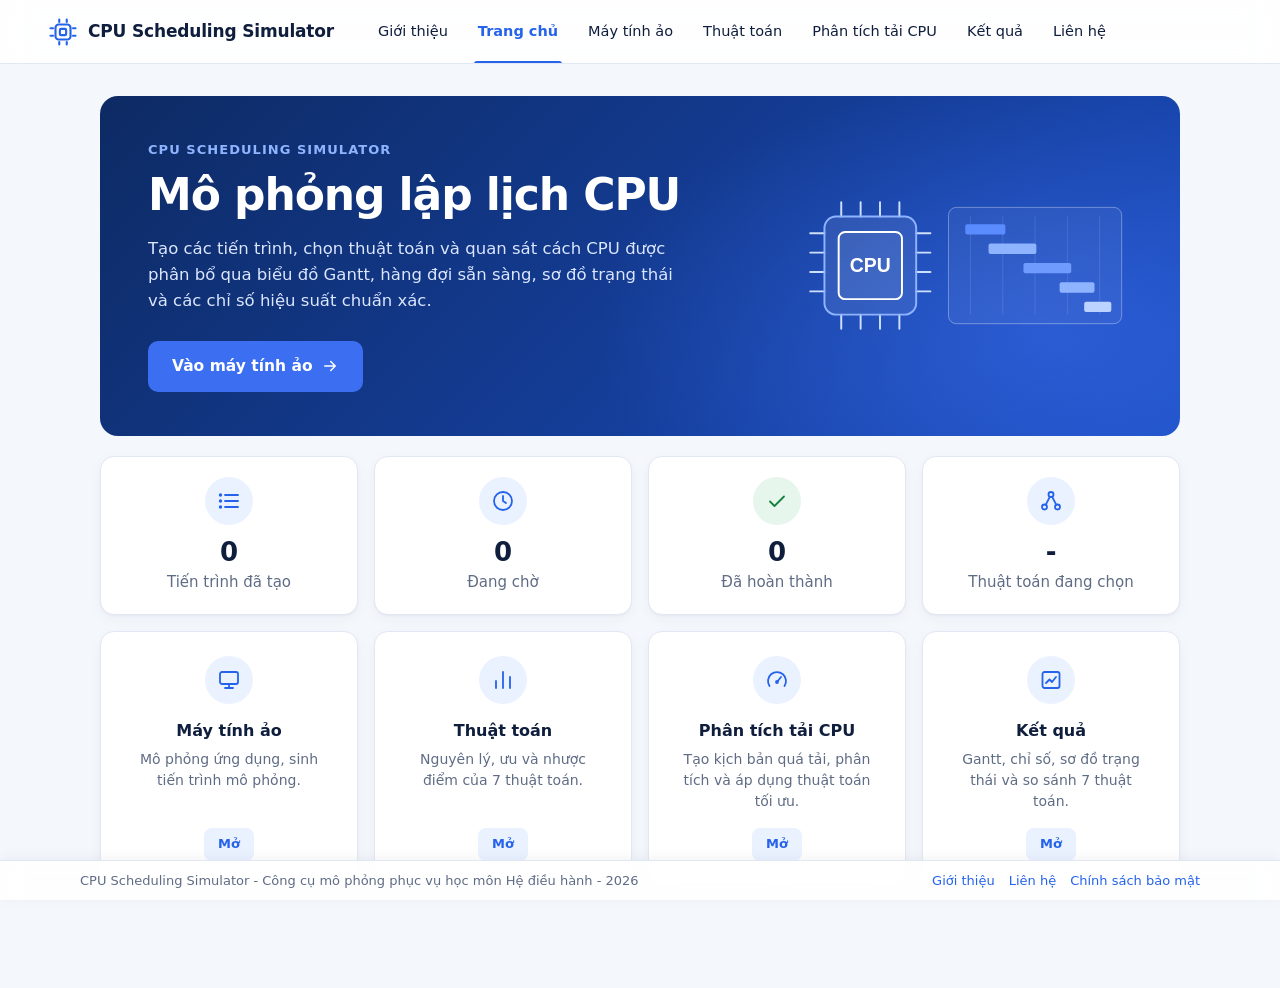
<file: index.html>
<!DOCTYPE html>
<html lang="vi">

<head>
    <meta charset="utf-8">
    <meta name="viewport" content="width=device-width, initial-scale=1, viewport-fit=cover">
    <title>CPU Scheduling Simulator</title>
    <!-- Stylesheet -->
    <link rel="stylesheet" href="css/style.css">
</head>

<body>
    <header class="nav" id="nav"></header>
    <main>
        <div id="v"></div>
        <div id="vm" hidden></div>
    </main>
    <footer>
        <div class="ft-wrap">
            <span class="ft-copy">CPU Scheduling Simulator - Công cụ mô phỏng phục vụ học môn Hệ điều hành - 2026</span>
            <div class="ft-links">
                <a onclick="go('about')">Giới thiệu</a>
                <a onclick="go('contact')">Liên hệ</a>
                <a onclick="alert('Hệ thống không thu thập dữ liệu cá nhân; mọi dữ liệu nằm trong trình duyệt của bạn.')">Chính sách bảo mật</a>
            </div>
        </div>
    </footer>

    <!-- Các Modules JavaScript được tổ chức logic -->
    <script src="js/constants.js"></script>
    <script src="js/state.js"></script>
    <script src="js/algorithms.js"></script>
    <script src="js/gantt.js"></script>
    <script src="js/stateView.js"></script>
    <script src="js/controller.js"></script>
    <script src="js/desktop.js"></script>
    <script src="js/loadAnalysis.js"></script>
    <script src="js/views.js"></script>
    <script src="js/app.js"></script>
</body>

</html>
</file>
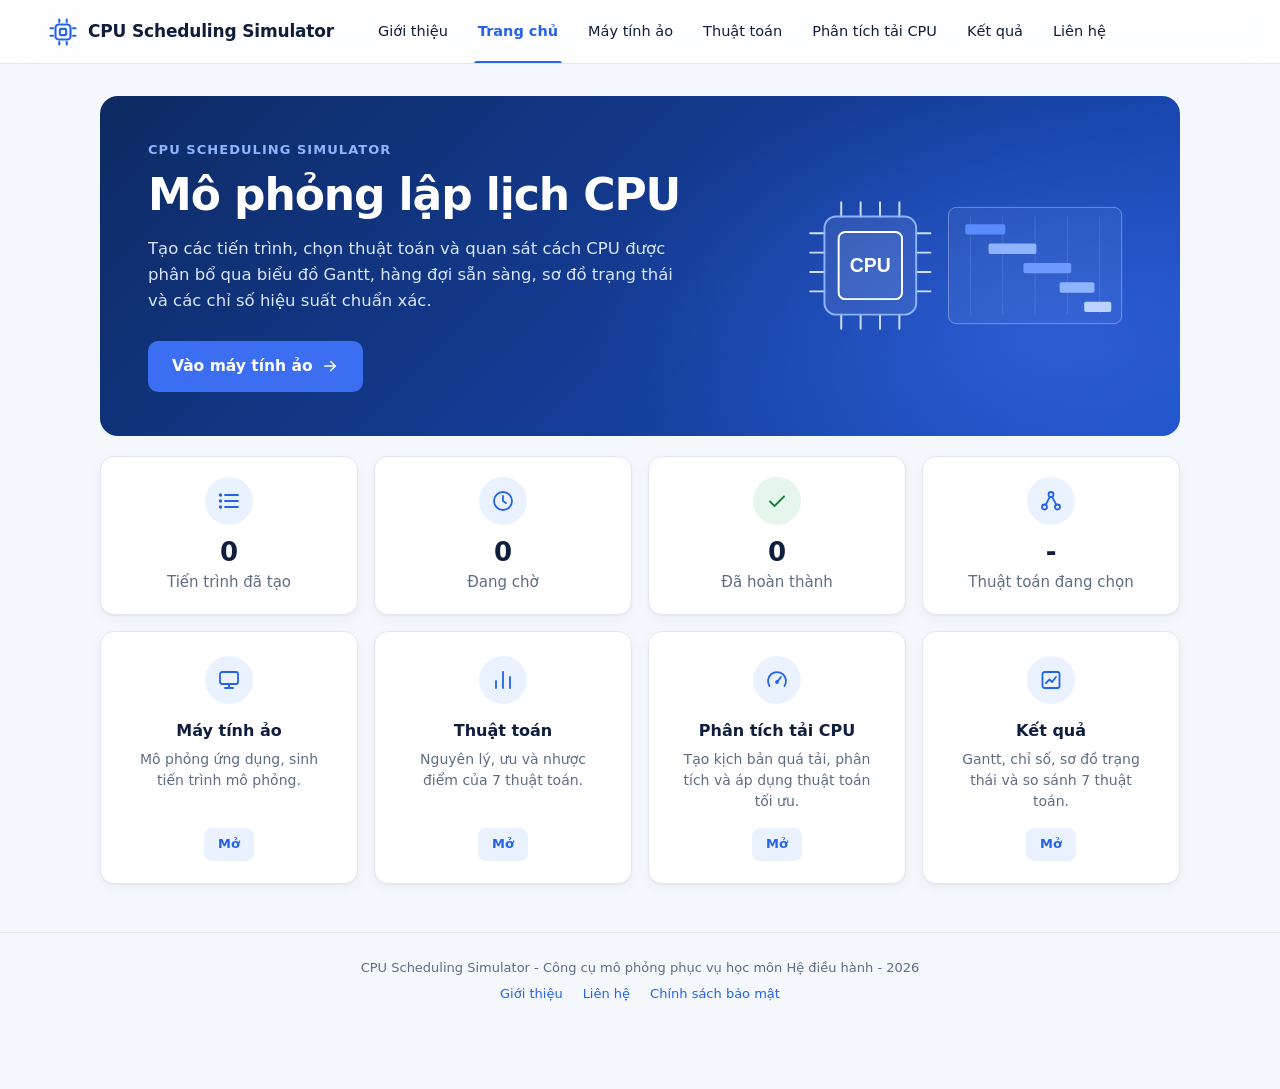
<file: test-2.html>
<!DOCTYPE html>
<html lang="vi">

<head>
    <meta charset="utf-8">
    <meta name="viewport" content="width=device-width, initial-scale=1, viewport-fit=cover">
    <title>CPU Scheduling Simulator</title>
    <style>
        :root {
            --bg: #f4f7fc;
            --sf: #fff;
            --tx: #0f1e3d;
            --mu: #5f6c85;
            --ac: #2563eb;
            --bt: #2563eb;
            --bd: #e2e8f3;
            --ac2: #eaf1ff;
            --nv: rgba(255, 255, 255, .88);
            --ok: #15803d;
            --okbg: #e6f6ec;
            --hi: #c2570c;
            --er: #c42b1c;
            --sh: 0 1px 2px rgba(15, 30, 61, .04), 0 4px 14px rgba(15, 30, 61, .04);
            box-sizing: border-box;
            padding-top: env(safe-area-inset-top, 0px);
            padding-bottom: env(safe-area-inset-bottom, 0px);
            color-scheme: light
        }

        @media(prefers-color-scheme:dark) {
            :root:not([data-theme=light]) {
                --bg: #0b1220;
                --sf: #131c2e;
                --tx: #e6ecf8;
                --mu: #94a3bf;
                --ac: #6aa1ff;
                --bd: #243049;
                --ac2: #172a4d;
                --nv: rgba(19, 28, 46, .88);
                --ok: #4ade80;
                --okbg: #12301f;
                --hi: #fb923c;
                --er: #f87171;
                --sh: 0 1px 2px rgba(0, 0, 0, .3);
                color-scheme: dark
            }
        }

        :root[data-theme=dark] {
            --bg: #0b1220;
            --sf: #131c2e;
            --tx: #e6ecf8;
            --mu: #94a3bf;
            --ac: #6aa1ff;
            --bd: #243049;
            --ac2: #172a4d;
            --nv: rgba(19, 28, 46, .88);
            --ok: #4ade80;
            --okbg: #12301f;
            --hi: #fb923c;
            --er: #f87171;
            --sh: 0 1px 2px rgba(0, 0, 0, .3);
            color-scheme: dark
        }

        html {
            scroll-padding-top: env(safe-area-inset-top, 0px)
        }

        * {
            box-sizing: border-box
        }

        [hidden] {
            display: none !important
        }

        body {
            margin: 0;
            background: var(--bg);
            color: var(--tx);
            font: 15px/1.6 Inter, "Segoe UI Variable Text", "Segoe UI", system-ui, -apple-system, Roboto, sans-serif;
            -webkit-font-smoothing: antialiased;
            padding-bottom: calc(56px + env(safe-area-inset-bottom, 0px));
        }

        /* ---------- Icon ---------- */
        .i {
            display: block;
            flex: none
        }

        .bd {
            display: grid;
            place-items: center;
            width: 48px;
            height: 48px;
            border-radius: 50%;
            background: var(--ac2);
            color: var(--ac);
            margin: 0 auto 12px
        }

        .bd.g {
            background: var(--okbg);
            color: var(--ok)
        }

        /* ---------- Nav ---------- */
        .nav {
            position: sticky;
            top: env(safe-area-inset-top, 0px);
            z-index: 50;
            display: flex;
            gap: 2px;
            align-items: center;
            height: 64px;
            padding: 0 clamp(16px, 4vw, 48px);
            background: var(--nv);
            backdrop-filter: blur(14px);
            border-bottom: 1px solid var(--bd);
            overflow-x: auto;
            scrollbar-width: none
        }

        .nav::-webkit-scrollbar {
            display: none
        }

        .lg {
            display: flex;
            align-items: center;
            gap: 10px;
            margin-right: 28px;
            color: var(--ac);
            white-space: nowrap
        }

        .nav b {
            color: var(--tx);
            font-size: 17px;
            font-weight: 700;
            letter-spacing: -.01em
        }

        .nav button {
            position: relative;
            display: flex;
            align-items: center;
            height: 64px;
            border: 0;
            background: none;
            color: var(--tx);
            padding: 0 14px;
            font: inherit;
            font-size: 14.5px;
            cursor: pointer;
            white-space: nowrap;
            transition: color .15s
        }

        .nav button:hover {
            color: var(--ac)
        }

        .nav button.on {
            color: var(--ac);
            font-weight: 600
        }

        .nav button.on::after {
            content: "";
            position: absolute;
            left: 10px;
            right: 10px;
            bottom: 0;
            height: 3px;
            border-radius: 3px 3px 0 0;
            background: var(--ac)
        }

        /* ---------- Layout ---------- */
        .pg {
            max-width: 1120px;
            margin: 0 auto;
            padding: 32px 20px 48px
        }

        h1 {
            font-size: 30px;
            margin: 0 0 8px;
            letter-spacing: -.02em;
            line-height: 1.2
        }

        h2 {
            font-size: 19px;
            margin: 32px 0 14px;
            letter-spacing: -.01em;
            display: flex;
            align-items: center;
            gap: 8px;
        }

        h3 {
            margin: 0 0 8px;
            font-size: 16px
        }

        .mu {
            color: var(--mu)
        }

        .card {
            background: var(--sf);
            border: 1px solid var(--bd);
            border-radius: 14px;
            padding: 20px;
            box-shadow: var(--sh)
        }

        .card p {
            margin: 0 0 10px
        }

        .grid {
            display: grid;
            grid-template-columns: repeat(auto-fit, minmax(230px, 1fr));
            gap: 16px
        }

        .fc {
            display: flex;
            flex-direction: column;
            align-items: center;
            text-align: center;
            padding: 24px 20px 22px
        }

        .fc h3 {
            margin: 2px 0 6px;
            font-size: 16px
        }

        .fc p {
            flex: 1;
            max-width: 22ch;
            font-size: 14px;
            line-height: 1.5;
            margin: 0 0 16px
        }

        /* ---------- Algorithm Cards Grid (Đồng đều, không xê dịch) ---------- */
        .alg-grid {
            display: grid;
            grid-template-columns: repeat(auto-fill, minmax(310px, 1fr));
            gap: 20px;
            align-items: stretch;
        }

        .card.alg-card {
            display: flex;
            flex-direction: column;
            height: 100%;
            padding: 20px;
            transition: transform .15s ease, box-shadow .15s ease;
        }

        .card.alg-card:hover {
            box-shadow: 0 6px 20px rgba(15, 30, 61, .08);
        }

        .alg-head {
            display: flex;
            align-items: flex-start;
            justify-content: space-between;
            gap: 12px;
            margin-bottom: 12px;
            padding-bottom: 12px;
            border-bottom: 1px solid var(--bd);
        }

        .alg-head h3 {
            margin: 0 0 4px;
            font-size: 17px;
            color: var(--tx);
            font-weight: 700;
        }

        .alg-mode {
            display: block;
            font-size: 12px;
            font-weight: 500;
            color: var(--mu);
        }

        .alg-badge {
            display: inline-block;
            padding: 3px 8px;
            border-radius: 6px;
            font-size: 11.5px;
            font-weight: 600;
            background: var(--ac2);
            color: var(--ac);
            white-space: nowrap;
        }

        .alg-body {
            flex: 1 1 auto;
            display: flex;
            flex-direction: column;
        }

        .alg-desc {
            font-size: 13.5px;
            line-height: 1.55;
            color: var(--tx);
            margin: 0 0 14px;
            flex: 0 0 auto;
        }

        .alg-details {
            display: flex;
            flex-direction: column;
            gap: 8px;
            margin-bottom: 16px;
            flex: 1 1 auto;
        }

        .alg-box {
            border-radius: 8px;
            padding: 9px 12px;
            font-size: 13px;
            line-height: 1.5;
            background: var(--bg);
            border: 1px solid var(--bd);
        }

        .alg-box.ok-box {
            border-left: 3.5px solid var(--ok);
        }

        .alg-box.over-box {
            border-left: 3.5px solid var(--hi);
        }

        .alg-box b {
            display: inline-block;
            margin-right: 4px;
        }

        .alg-footer {
            margin-top: auto;
            padding-top: 14px;
            border-top: 1px solid var(--bd);
        }

        .alg-footer .bt {
            width: 100%;
        }

        /* ---------- Buttons & fields ---------- */
        .bt,
        button.bt {
            display: inline-flex;
            align-items: center;
            justify-content: center;
            gap: 8px;
            background: var(--bt);
            color: #fff;
            border: 0;
            border-radius: 8px;
            padding: 9px 18px;
            font: inherit;
            font-weight: 600;
            font-size: 14px;
            cursor: pointer;
            transition: filter .15s, background .15s
        }

        .bt:hover {
            filter: brightness(1.08)
        }

        .bt.g {
            background: var(--ac2);
            color: var(--ac)
        }

        .bt.sm {
            padding: 6px 14px;
            font-size: 13px
        }

        .bt.x {
            padding: 6px 8px
        }

        .bt:focus-visible,
        button:focus-visible,
        input:focus-visible,
        select:focus-visible,
        textarea:focus-visible {
            outline: 2px solid var(--ac);
            outline-offset: 2px
        }

        input,
        select,
        textarea {
            font: inherit;
            background: var(--sf);
            color: var(--tx);
            border: 1px solid var(--bd);
            border-radius: 8px;
            padding: 7px 10px;
            max-width: 100%
        }

        table input {
            width: 64px
        }

        .bar {
            display: flex;
            flex-wrap: wrap;
            gap: 10px;
            align-items: center;
            margin: 14px 0
        }

        .sc {
            overflow-x: auto;
            scrollbar-width: thin
        }

        /* ---------- Table ---------- */
        table {
            border-collapse: collapse;
            width: 100%;
            background: var(--sf);
            border: 1px solid var(--bd);
            border-radius: 12px;
            overflow: hidden
        }

        th,
        td {
            padding: 10px 14px;
            border-bottom: 1px solid var(--bd);
            text-align: left;
            white-space: nowrap
        }

        th {
            background: var(--ac2);
            font-weight: 600;
            font-size: 13.5px;
            color: var(--tx)
        }

        tr:last-child td {
            border-bottom: 0
        }

        tr.tr-active {
            background: var(--ac2) !important;
            font-weight: 600
        }

        td.bst {
            color: var(--ok);
            font-weight: 700
        }

        .tag {
            display: inline-block;
            padding: 2px 10px;
            border-radius: 999px;
            font-size: 12px;
            font-weight: 600;
            color: #fff
        }

        .tag.new { background: #7c8aa5; }
        .tag.ready { background: #2563eb; }
        .tag.running { background: #16a34a; }
        .tag.waiting { background: #d97706; }
        .tag.terminated { background: #64748b; }
        .tag.r { background: #2563eb; }
        .tag.t { background: #64748b; }

        /* ---------- KPI ---------- */
        .kpi {
            display: grid;
            grid-template-columns: repeat(auto-fit, minmax(150px, 1fr));
            gap: 16px;
            margin: 16px 0
        }

        .kpi>div {
            display: flex;
            flex-direction: column;
            align-items: center;
            justify-content: center;
            text-align: center;
            background: var(--sf);
            border: 1px solid var(--bd);
            border-radius: 14px;
            padding: 20px 14px;
            color: var(--mu);
            box-shadow: var(--sh)
        }

        .kpi b {
            display: block;
            font-size: 26px;
            line-height: 1.2;
            color: var(--tx);
            margin-bottom: 2px;
            letter-spacing: -.01em
        }

        .kpi b.ok {
            color: var(--ok)
        }

        .kpi b.hi {
            color: var(--hi)
        }

        .kpi b.over {
            color: var(--er)
        }

        .ok {
            color: var(--ok)
        }

        .hi {
            color: var(--hi)
        }

        .over {
            color: var(--er)
        }

        /* ---------- Hero ---------- */
        .hero {
            display: grid;
            grid-template-columns: minmax(0, 1.3fr) minmax(0, .7fr);
            align-items: center;
            gap: 24px;
            padding: 44px 48px;
            border-radius: 18px;
            color: #fff;
            background: radial-gradient(60% 110% at 88% 70%, rgba(59, 110, 240, .55), transparent 70%), linear-gradient(135deg, #0d2a63, #1a4cc0);
            margin-bottom: 20px
        }

        .ey {
            display: block;
            font-size: 13px;
            font-weight: 600;
            letter-spacing: .08em;
            color: #8fb4ff;
            margin-bottom: 8px
        }

        .hero h1 {
            font-size: clamp(30px, 4vw, 44px);
            white-space: nowrap;
            margin: 0 0 14px;
            letter-spacing: -.025em
        }

        .hero p {
            max-width: 52ch;
            margin: 0 0 26px;
            font-size: 16.5px;
            line-height: 1.6;
            color: #dbe6ff
        }

        .hero .hb {
            background: #3b6ef0;
            padding: 13px 24px;
            font-size: 15.5px;
            border-radius: 10px
        }

        .hv {
            display: grid;
            place-items: center
        }

        .hv svg {
            width: 100%;
            height: auto;
            max-width: 480px
        }

        /* ---------- Virtual desktop ---------- */
        .dk {
            position: relative;
            height: 520px;
            border-radius: 16px;
            overflow: hidden;
            border: 1px solid var(--bd);
            background: radial-gradient(55% 70% at 70% 30%, rgba(96, 165, 250, .55), transparent 70%), radial-gradient(45% 60% at 20% 90%, rgba(37, 99, 235, .6), transparent 70%), linear-gradient(135deg, #0d2a63, #1d4ed8 65%, #3b82f6);
            display: flex;
            flex-direction: column;
            flex-wrap: wrap;
            align-content: flex-start;
            gap: 10px;
            padding: 16px 16px 72px;
            box-shadow: var(--sh)
        }

        .ic {
            display: flex;
            flex-direction: column;
            align-items: center;
            gap: 6px;
            width: 92px;
            background: none;
            border: 0;
            color: #fff;
            font: inherit;
            font-size: 12.5px;
            line-height: 1.25;
            text-align: center;
            text-shadow: 0 1px 3px rgba(0, 0, 0, .45);
            cursor: pointer;
            border-radius: 10px;
            padding: 8px 4px
        }

        .ic:hover {
            background: rgba(255, 255, 255, .16)
        }

        .ic:active {
            background: rgba(255, 255, 255, .26)
        }

        .ic .tile {
            display: grid;
            place-items: center;
            width: 52px;
            height: 52px;
            border-radius: 14px;
            background: rgba(255, 255, 255, .18);
            border: 1px solid rgba(255, 255, 255, .28);
            backdrop-filter: blur(6px);
            color: #fff;
            text-shadow: none
        }

        .tk {
            position: absolute;
            left: 0;
            right: 0;
            bottom: 0;
            height: 52px;
            background: rgba(244, 247, 252, .86);
            backdrop-filter: blur(18px);
            display: flex;
            align-items: center;
            justify-content: center;
            gap: 12px;
            padding: 0 14px;
            color: #0f1e3d;
            border-top: 1px solid rgba(255, 255, 255, .6);
            z-index: 9999
        }

        .st {
            display: grid;
            grid-template-columns: 9px 9px;
            gap: 2px;
            margin: 0 4px 0 0
        }

        .st i {
            width: 9px;
            height: 9px;
            background: #2563eb;
            display: block;
            border-radius: 1px
        }

        .se {
            display: flex;
            align-items: center;
            gap: 8px;
            background: rgba(255, 255, 255, .8);
            border: 1px solid rgba(15, 30, 61, .12);
            border-radius: 999px;
            padding: 5px 16px;
            font-size: 13px;
            min-width: 160px;
            color: #5f6c85
        }

        #tbi {
            display: flex;
            gap: 6px
        }

        #tbi span {
            position: relative;
            display: grid;
            place-items: center;
            width: 36px;
            height: 36px;
            border-radius: 8px;
            background: rgba(255, 255, 255, .7);
            color: #2563eb
        }

        #tbi span::after {
            content: "";
            position: absolute;
            bottom: 2px;
            width: 12px;
            height: 3px;
            border-radius: 3px;
            background: #2563eb
        }

        .cl {
            position: absolute;
            right: 16px;
            top: 50%;
            transform: translateY(-50%);
            font-size: 12px;
            text-align: right;
            line-height: 1.3
        }

        .win {
            position: absolute;
            width: 300px;
            max-width: 80%;
            background: var(--sf);
            color: var(--tx);
            border: 1px solid var(--bd);
            border-radius: 12px;
            box-shadow: 0 16px 40px rgba(5, 15, 45, .35)
        }

        .wh {
            display: flex;
            justify-content: space-between;
            align-items: center;
            padding: 6px 8px 6px 14px;
            cursor: move;
            background: var(--ac2);
            border-radius: 12px 12px 0 0;
            touch-action: none;
            font-size: 13.5px;
            font-weight: 600
        }

        .wt {
            display: flex;
            align-items: center;
            gap: 8px;
            color: var(--ac)
        }

        .wt::after {
            content: attr(data-t);
            color: var(--tx)
        }

        .wh button {
            display: grid;
            place-items: center;
            width: 28px;
            height: 28px;
            border: 0;
            background: none;
            color: var(--tx);
            cursor: pointer;
            border-radius: 6px
        }

        .wh button:hover {
            background: #e81123;
            color: #fff
        }

        .wb {
            padding: 12px 14px 14px;
            font-size: 13.5px
        }

        .wb p {
            margin: 0 0 10px
        }

        .wb textarea {
            width: 100%;
            height: 70px
        }

        /* ---------- Gantt & Timeline ---------- */
        input[type=range] {
            width: min(320px, 60%);
            padding: 0;
            vertical-align: middle;
            accent-color: var(--ac)
        }

        input[type=checkbox] {
            accent-color: var(--ac)
        }

        .gt-wrap {
            position: relative;
            margin-bottom: 8px;
            background: var(--sf);
            border: 1px solid var(--bd);
            border-radius: 10px;
            padding: 16px 14px 8px;
        }

        .gt-scroll {
            overflow-x: auto;
            scrollbar-width: thin;
            padding-bottom: 4px;
            position: relative;
        }

        .gt-inner {
            position: relative;
            padding-top: 10px;
        }

        .gt {
            position: relative;
            display: flex;
            gap: 2px;
            height: 48px;
            margin-bottom: 28px
        }

        .sg {
            position: relative;
            display: flex;
            align-items: center;
            justify-content: center;
            color: #fff;
            font-size: 13px;
            font-weight: 600;
            border-radius: 6px;
            min-width: 0;
            user-select: none;
            transition: opacity .15s, outline .15s, filter .15s;
        }

        .sg.idle {
            background: repeating-linear-gradient(45deg, var(--bd), var(--bd) 6px, rgba(0,0,0,0.03) 6px, rgba(0,0,0,0.03) 12px) !important;
            color: var(--mu) !important;
            border: 1px dashed var(--bd);
            font-weight: 500;
            font-size: 11px;
        }

        .sg.active {
            outline: 2.5px solid var(--ac);
            outline-offset: 1px;
            box-shadow: 0 0 12px rgba(37, 99, 235, .45);
            z-index: 2;
        }

        .sg.future {
            opacity: 0.38;
            filter: saturate(60%);
        }

        .sg.past {
            opacity: 1;
        }

        .sg small {
            position: absolute;
            bottom: -22px;
            left: 0;
            transform: translateX(-50%);
            color: var(--mu);
            font-size: 11px;
            font-weight: 500
        }

        .sg:first-child small {
            transform: none
        }

        .sg small.en {
            left: auto;
            right: 0;
            transform: translateX(50%)
        }

        /* Timeline axis ticks */
        .gt-axis {
            position: relative;
            height: 20px;
            border-top: 1px solid var(--bd);
            margin-top: -6px;
        }

        .gt-tick {
            position: absolute;
            top: 0;
            transform: translateX(-50%);
            display: flex;
            flex-direction: column;
            align-items: center;
            color: var(--mu);
            font-size: 10px;
            pointer-events: none;
        }

        .gt-tick::before {
            content: "";
            width: 1px;
            height: 4px;
            background: var(--mu);
            margin-bottom: 2px;
        }

        .gt-cur-line {
            position: absolute;
            top: 6px;
            bottom: 24px;
            width: 2px;
            background: #ef4444;
            z-index: 10;
            pointer-events: none;
            transition: left .08s ease-out;
        }

        .gt-cur-line::after {
            content: "▼";
            position: absolute;
            top: -10px;
            left: 50%;
            transform: translateX(-50%);
            font-size: 10px;
            color: #ef4444;
        }

        .lgd {
            display: flex;
            flex-wrap: wrap;
            gap: 6px 14px;
            margin-top: 8px;
            font-size: 12.5px;
            color: var(--mu)
        }

        .lgd span {
            display: inline-flex;
            align-items: center;
            gap: 6px
        }

        .lgd i {
            width: 10px;
            height: 10px;
            border-radius: 3px;
            display: block
        }

        .bt:disabled {
            opacity: .45;
            cursor: not-allowed;
            filter: none
        }

        /* ---------- Ready Queue ---------- */
        .rq-wrap {
            display: flex;
            align-items: center;
            flex-wrap: wrap;
            gap: 8px;
            background: var(--sf);
            border: 1px solid var(--bd);
            border-radius: 12px;
            padding: 12px 16px;
            margin: 14px 0 20px;
            box-shadow: var(--sh);
        }

        .rq-lbl {
            font-weight: 600;
            font-size: 13.5px;
            color: var(--tx);
            margin-right: 6px;
            display: inline-flex;
            align-items: center;
            gap: 6px;
            white-space: nowrap;
        }

        .rq-item {
            display: inline-flex;
            align-items: center;
            gap: 6px;
            background: var(--ac2);
            color: var(--tx);
            border: 1px solid var(--bd);
            border-radius: 8px;
            padding: 5px 10px;
            font-size: 12.5px;
        }

        .rq-item b {
            color: #fff;
            padding: 1px 7px;
            border-radius: 4px;
            font-size: 11.5px;
        }

        .rq-arr {
            color: var(--mu);
            font-weight: bold;
        }

        /* ---------- Controls ---------- */
        .ctl .cb {
            display: flex;
            flex-wrap: wrap;
            gap: 10px;
            align-items: center
        }

        .ctl .cb label {
            margin-left: auto;
            display: flex;
            align-items: center;
            gap: 8px;
            color: var(--mu);
            font-size: 13.5px
        }

        .ctl .tl {
            display: flex;
            align-items: center;
            gap: 14px;
            margin-top: 14px
        }

        .ctl .tl input[type=range] {
            flex: 1;
            width: auto
        }

        .ctl .tl span {
            white-space: nowrap;
            color: var(--mu)
        }

        .ctl .tl b {
            color: var(--tx)
        }

        .ss {
            display: flex;
            align-items: center;
            gap: 8px;
            margin: 12px 0 0;
            font-size: 13.5px;
            color: var(--mu)
        }

        .ss i {
            width: 8px;
            height: 8px;
            border-radius: 50%;
            background: var(--mu);
            flex: none
        }

        .ss.on i {
            background: var(--ok)
        }

        /* ---------- Simulator vertical layout (Section 7) ---------- */
        .sim {
            display: flex;
            flex-direction: column;
            gap: 20px;
            margin-top: 16px
        }

        .sim .card h3 {
            margin: 0 0 2px
        }

        .sim .card>p.mu {
            margin: 0 0 16px;
            font-size: 13px
        }

        /* ---------- State diagram SVG ---------- */
        .sd {
            width: 100%;
            height: auto;
            max-height: 250px;
            display: block
        }

        .sd .nd {
            fill: var(--sf);
            stroke: var(--bd);
            stroke-width: 1.2
        }

        .sd .nd.dash {
            stroke-dasharray: 4 4
        }

        .sd text {
            fill: var(--tx);
            font-size: 10.5px;
            font-weight: 600
        }

        .sd text.sub {
            fill: var(--mu);
            font-size: 10.5px;
            font-weight: 400
        }

        .sd text.cn {
            fill: var(--mu);
            font-size: 11px;
            font-weight: 700;
            text-anchor: end
        }

        .sd text.cp {
            fill: #fff;
            font-size: 10.5px;
            font-weight: 600;
            text-anchor: middle
        }

        .sd .ar {
            fill: none;
            stroke: var(--mu);
            stroke-width: 1.4;
            opacity: .7
        }

        .sd .ar.dash {
            stroke-dasharray: 3 3;
            opacity: .45
        }

        .sd .ar.on {
            stroke: var(--ac);
            stroke-width: 2.6;
            opacity: 1
        }

        .sd .mh {
            fill: var(--mu)
        }

        .sd .mo {
            fill: var(--ac)
        }

        .evl {
            list-style: none;
            margin: 14px 0 0;
            padding: 12px 0 0;
            border-top: 1px solid var(--bd);
            display: grid;
            gap: 6px;
            font-size: 13px
        }

        .evl li {
            display: flex;
            align-items: center;
            gap: 10px
        }

        .evl .tm {
            min-width: 48px;
            color: var(--mu);
            font-variant-numeric: tabular-nums
        }

        .evl .pc {
            display: inline-grid;
            place-items: center;
            min-width: 34px;
            padding: 1px 8px;
            border-radius: 6px;
            color: #fff;
            font-size: 12px;
            font-weight: 600
        }

        .evl .st2 {
            font-weight: 600
        }

        .evl .mu {
            margin: 0
        }

        .note {
            margin: 10px 0 0;
            font-size: 12.5px
        }

        @media(max-width:900px) {
            .ctl .cb label {
                margin-left: 0
            }
        }

        .fm {
            display: grid;
            gap: 12px;
            max-width: 520px
        }

        .fm label {
            display: grid;
            gap: 4px
        }

        /* ---------- Pipeline Flow in About page ---------- */
        .pipeline {
            display: flex;
            align-items: center;
            justify-content: space-between;
            gap: 12px;
            flex-wrap: wrap;
        }

        .pipe-step {
            flex: 1 1 200px;
            display: flex;
            gap: 12px;
            align-items: flex-start;
        }

        .pipe-num {
            width: 32px;
            height: 32px;
            border-radius: 50%;
            background: var(--ac);
            color: #fff;
            display: grid;
            place-items: center;
            font-weight: 700;
            font-size: 14px;
            flex: none;
        }

        .pipe-sep {
            color: var(--mu);
            font-size: 20px;
            font-weight: bold;
            display: grid;
            place-items: center;
        }

        @media(max-width: 768px) {
            .pipe-sep {
                display: none;
            }
        }

        /* ---------- Contact Page Layout ---------- */
        .contact-grid {
            display: grid;
            grid-template-columns: minmax(0, 1fr) minmax(0, 1.25fr);
            gap: 22px;
            align-items: start;
        }

        @media(max-width: 860px) {
            .contact-grid {
                grid-template-columns: 1fr;
            }
        }

        .form-row {
            display: grid;
            grid-template-columns: 1fr 1fr;
            gap: 12px;
        }

        @media(max-width: 580px) {
            .form-row {
                grid-template-columns: 1fr;
            }
        }

        .faq-list {
            display: grid;
            gap: 10px;
        }

        .faq-item {
            background: var(--bg);
            border: 1px solid var(--bd);
            border-radius: 8px;
            padding: 10px 14px;
            font-size: 13px;
        }

        .faq-item b {
            display: block;
            margin-bottom: 4px;
            color: var(--tx);
        }

        .faq-item p {
            margin: 0;
            line-height: 1.5;
        }

        /* ---------- Footer ---------- */
        footer {
            border-top: 1px solid var(--bd);
            padding: 22px 16px 26px;
            text-align: center;
            color: var(--mu);
            font-size: 13px;
            line-height: 2
        }

        footer a {
            color: var(--ac);
            cursor: pointer;
            margin: 0 10px
        }

        footer a:hover {
            text-decoration: underline
        }

        @media(max-width:760px) {
            .hero {
                grid-template-columns: 1fr;
                padding: 32px 24px
            }

            .hv {
                display: none
            }

            .hero h1 {
                white-space: normal
            }
        }

        @media(max-width:600px) {
            .dk {
                height: 460px
            }

            .se {
                min-width: 0;
                padding: 5px 12px
            }

            .se span {
                display: none
            }

            .cl {
                display: none
            }
        }

        @media(prefers-reduced-motion:reduce) {
            * {
                transition: none !important
            }
        }
    </style>
</head>

<body>
    <header class="nav" id="nav"></header>
    <main>
        <div id="v"></div>
        <div id="vm" hidden></div>
    </main>
    <footer>CPU Scheduling Simulator - Công cụ mô phỏng phục vụ học môn Hệ điều hành - 2026<br><a onclick="go('about')">Giới thiệu</a><a onclick="go('contact')">Liên hệ</a><a onclick="alert('Hệ thống không thu thập dữ liệu cá nhân; mọi dữ liệu nằm trong trình duyệt của bạn.')">Chính sách bảo mật</a></footer>
    <script>
        const $ = s => document.querySelector(s);
        const IC = {
            chip: '<rect x="6" y="6" width="12" height="12" rx="2.5"/><rect x="9.5" y="9.5" width="5" height="5" rx="1"/><path d="M9 2v2M15 2v2M9 20v2M15 20v2M2 9h2M2 15h2M20 9h2M20 15h2"/>',
            list: '<path d="M8 6h13M8 12h13M8 18h13"/><circle cx="3.5" cy="6" r=".8"/><circle cx="3.5" cy="12" r=".8"/><circle cx="3.5" cy="18" r=".8"/>',
            clock: '<circle cx="12" cy="12" r="9"/><path d="M12 7v5l3 2"/>',
            check: '<path d="M5 12.5l4.5 4.5L19 7.5"/>',
            nodes: '<circle cx="12" cy="5.5" r="2.5"/><circle cx="5.5" cy="18" r="2.5"/><circle cx="18.5" cy="18" r="2.5"/><path d="M10.8 7.8L6.8 15.7M13.2 7.8l4 7.9"/>',
            monitor: '<rect x="3" y="4" width="18" height="12" rx="2"/><path d="M8 20h8M12 16v4"/>',
            bars: '<path d="M5 20V13M12 20V4M19 20V9"/>',
            gauge: '<path d="M4.5 18a9 9 0 1 1 15 0"/><path d="M12 14l4-5"/><circle cx="12" cy="14" r="1"/>',
            chart: '<rect x="3.5" y="4" width="17" height="16" rx="2"/><path d="M7 15l3.5-3.5 2.5 2.5 4-5"/>',
            search: '<circle cx="11" cy="11" r="6.5"/><path d="M20 20l-4.2-4.2"/>',
            folder: '<path d="M3 7a2 2 0 0 1 2-2h4l2 2.5h8a2 2 0 0 1 2 2V17a2 2 0 0 1-2 2H5a2 2 0 0 1-2-2z"/>',
            globe: '<circle cx="12" cy="12" r="9"/><path d="M3 12h18M12 3c2.8 3 2.8 15 0 18M12 3c-2.8 3-2.8 15 0 18"/>',
            calc: '<rect x="5" y="3" width="14" height="18" rx="2"/><path d="M8.5 7.5h7M8.5 12h.01M12 12h.01M15.5 12h.01M8.5 16h.01M12 16h.01M15.5 16h.01"/>',
            play: '<rect x="3" y="5" width="18" height="14" rx="3"/><path d="M10.5 9.5v5l4-2.5z"/>',
            note: '<path d="M6 3h8l4 4v14H6z"/><path d="M14 3v4h4M9 12h6M9 16h6"/>',
            gear: '<circle cx="12" cy="12" r="3"/><path d="M12 3v2.5M12 18.5V21M3 12h2.5M18.5 12H21M5.6 5.6l1.8 1.8M16.6 16.6l1.8 1.8M5.6 18.4l1.8-1.8M16.6 7.4l1.8-1.8"/>',
            arrow: '<path d="M5 12h14M13 6l6 6-6 6"/>',
            x: '<path d="M6 6l12 12M18 6L6 18"/>',
            run: '<path d="M8 5.5l11 6.5-11 6.5z"/>',
            pause: '<path d="M9 5v14M15 5v14"/>',
            step: '<path d="M5 5.5l9 6.5-9 6.5zM19 5v14"/>',
            reset: '<path d="M4 12a8 8 0 1 0 2.6-5.9M4 4.5V9h4.5"/>'
        };
        const svg = (n, s = 22, w = 1.8) => `<svg class="i" width="${s}" height="${s}" viewBox="0 0 24 24" fill="none" stroke="currentColor" stroke-width="${w}" stroke-linecap="round" stroke-linejoin="round" aria-hidden="true">${IC[n]||IC.chip}</svg>`;
        const EM = { '🖥️': 'monitor', '📁': 'folder', '🌐': 'globe', '🧮': 'calc', '▶️': 'play', '📝': 'note', '⚙️': 'gear' };
        const ico = (e, s = 20) => svg(EM[e] || 'chip', s);
        const HERO_SVG = `<svg viewBox="0 0 520 240" fill="none" aria-hidden="true"><g stroke="#cfe0ff" stroke-width="3" stroke-linecap="round"><path d="M70 22v22M100 22v22M130 22v22M160 22v22M70 196v22M100 196v22M130 196v22M160 196v22M22 70h22M22 100h22M22 130h22M22 160h22M186 70h22M186 100h22M186 130h22M186 160h22"/></g><rect x="44" y="44" width="142" height="152" rx="18" fill="rgba(255,255,255,.08)" stroke="#8fb4ff" stroke-width="3"/><rect x="66" y="68" width="98" height="104" rx="10" fill="rgba(255,255,255,.06)" stroke="#fff" stroke-width="3"/><text x="115" y="130" text-anchor="middle" font-family="Inter,Segoe UI,sans-serif" font-size="30" font-weight="700" fill="#fff">CPU</text><rect x="236" y="30" width="268" height="180" rx="12" fill="rgba(255,255,255,.05)" stroke="rgba(255,255,255,.35)" stroke-width="1.5"/><g stroke="rgba(255,255,255,.18)"><path d="M270 44v152M320 44v152M370 44v152M420 44v152M470 44v152"/></g><rect x="262" y="56" width="62" height="16" rx="3" fill="#5b8cff"/><rect x="298" y="86" width="74" height="16" rx="3" fill="#8fb4ff"/><rect x="352" y="116" width="74" height="16" rx="3" fill="#6f9bff"/><rect x="408" y="146" width="54" height="16" rx="3" fill="#8fb4ff"/><rect x="446" y="176" width="42" height="16" rx="3" fill="#bcd2ff"/></svg>`;

        const NM = { FCFS: 'FCFS', SJF: 'SJF', SRTF: 'SRTF', PRIO: 'Priority', RR: 'Round Robin', MLQ: 'Multilevel Queue', MLFQ: 'Multilevel Feedback Queue' };
        const AL = [
            ['FCFS', 'Tiến trình đến trước được cấp CPU trước, chạy đến khi xong (không ngắt). Phù hợp khi các tác vụ có độ dài tương đương.', 'Đơn giản, công bằng theo thứ tự đến.', 'Hiệu ứng đoàn xe: tiến trình dài làm tiến trình ngắn chờ lâu.'],
            ['SJF', 'Chọn tiến trình sẵn sàng có CPU Burst ngắn nhất, không ngắt. Cần biết trước thời gian xử lý.', 'Giảm thời gian chờ trung bình.', 'Tiến trình dài có thể bị bỏ đói; phải ước lượng burst.'],
            ['SRTF', 'Phiên bản có ngắt của SJF: luôn chạy tiến trình còn lại ít nhất, tiến trình mới ngắn hơn sẽ giành CPU.', 'Thời gian chờ trung bình thấp nhất trong nhóm dựa trên burst.', 'Đổi ngữ cảnh nhiều; tiến trình dài dễ bị bỏ đói.'],
            ['PRIO', 'Chọn tiến trình có mức ưu tiên cao nhất (số nhỏ = ưu tiên cao). Có thể bật chế độ ngắt; cùng ưu tiên xếp theo thứ tự đến.', 'Phục vụ tác vụ quan trọng trước.', 'Nguy cơ starvation với tiến trình ưu tiên thấp.'],
            ['RR', 'Mỗi tiến trình dùng CPU tối đa một Time Quantum rồi quay lại cuối hàng đợi.', 'Công bằng, phản hồi tốt cho tác vụ tương tác.', 'Quantum quá nhỏ gây đổi ngữ cảnh nhiều; quá lớn thành FCFS.'],
            ['MLQ', 'Hai hàng đợi cố định theo loại tiến trình: hàng 0 (tương tác, Round Robin) ưu tiên hơn hàng 1 (CPU-bound, FCFS).', 'Chính sách riêng cho từng nhóm.', 'Tiến trình không đổi hàng; nhóm thấp có thể bị bỏ đói.'],
            ['MLFQ', 'Ba hàng đợi: Quantum q, 2q rồi FCFS. Tiến trình mới vào hàng cao nhất, dùng hết quantum thì bị đẩy xuống.', 'Ưu tiên tác vụ ngắn mà không cần biết trước burst.', 'Nhiều tham số; tiến trình dài ở hàng thấp có thể chờ lâu.']
        ];
        const LIM = { FCFS: 'Hiệu ứng đoàn xe', SJF: 'Cần biết trước burst; có thể bỏ đói tiến trình dài', SRTF: 'Đổi ngữ cảnh nhiều; có thể bỏ đói tiến trình dài', PRIO: 'Nguy cơ starvation', RR: 'Phụ thuộc Quantum, đổi ngữ cảnh nhiều', MLQ: 'Nhóm cố định, hàng thấp có thể bị bỏ đói', MLFQ: 'Nhiều tham số cần cấu hình' };
        const APPS = [['This PC', '🖥️', 'HH', 2, 0, 3, 'Xem ổ đĩa và thiết bị.'], ['Thư mục', '📁', 'IO', 2, 3, 3, 'Mở, đọc và ghi tệp (nhiều chờ I/O).'], ['Trình duyệt', '🌐', 'IO', 4, 3, 3, 'Tải trang và tương tác (CPU xen I/O).'], ['Máy tính', '🧮', 'HH', 2, 0, 2, 'Phép tính với CPU Burst xác định.'], ['Video', '▶️', 'IO', 5, 6, 3, 'Phát video: nhiều giai đoạn CPU xen chờ I/O.'], ['Notepad', '📝', 'IO', 1, 1, 1, 'Soạn văn bản, tác vụ tương tác nhẹ.'], ['Chạy chương trình', '⚙️', 'CPU', 10, 0, 4, 'Chương trình tính toán nặng (CPU-bound).']];
        const SC = [['burst', 'Nhiều tiến trình đến cùng lúc'], ['cpu', 'Tải CPU cao'], ['mixed', 'Tải hỗn hợp'], ['inter', 'Tác vụ tương tác'], ['hiprio', 'Tải ưu tiên cao'], ['starve', 'Nguy cơ Starvation']];
        const SC_INFO = {
            burst: {
                title: 'Nhiều tiến trình đến cùng lúc (Burst Load)',
                desc: 'Hàng loạt tác vụ đồng loạt xuất hiện tại thời điểm ban đầu hoặc trong khoảng thời gian rất ngắn (ví dụ: máy tính vừa khởi động và tải một loạt dịch vụ).',
                cause: 'Hiệu ứng đoàn xe (Convoy Effect) xảy ra nếu dùng FCFS vì tiến trình dài chiếm CPU khiến các tiến trình ngắn đến cùng lúc phải chờ đợi rất lâu. Tỷ lệ thời gian chờ / CPU burst tăng vọt.',
                rec: 'SJF hoặc SRTF giúp giải phóng nhanh các tiến trình ngắn; Round Robin chia đều thời gian giúp mọi tiến trình phản hồi sớm.'
            },
            cpu: {
                title: 'Tải CPU cao (CPU-bound Workload)',
                desc: 'Tập tác vụ tính toán nặng nề (mã hóa dữ liệu, render video, tính toán khoa học) đòi hỏi thời gian CPU burst rất dài, hầu như không có thời gian nhàn rỗi.',
                cause: 'Mức bận CPU đạt ~100%, hàng đợi tích lũy nhiều tiến trình. Thuật toán có nhiều chuyển ngữ cảnh (như Round Robin với quantum quá nhỏ) sẽ sinh overhead lớn làm chậm thông lượng toàn hệ thống.',
                rec: 'FCFS hoặc SJF giúp tối ưu throughput và giảm thiểu số lần chuyển ngữ cảnh context switch; Round Robin với Quantum lớn.'
            },
            mixed: {
                title: 'Tải hỗn hợp (Mixed CPU-bound & I/O-bound)',
                desc: 'Môi trường thực tế điển hình: bao gồm cả tác vụ tương tác người dùng ngắn (soạn thảo, lướt web) xen lẫn các tác vụ tính toán ngầm kéo dài.',
                cause: 'Nếu dùng thuật toán đơn cấp như FCFS, tác vụ tính toán nặng sẽ chặn đứng tác vụ tương tác. Cần cơ chế phân lớp hàng đợi để phục vụ tác vụ ngắn trước mà không làm tắc nghẽn hệ thống.',
                rec: 'Multilevel Feedback Queue (MLFQ) hoặc Multilevel Queue (MLQ) là tối ưu nhất vì tự động phân tách tác vụ ngắn sang hàng đợi ưu tiên cao, đẩy tác vụ dài xuống hàng đợi thấp.'
            },
            inter: {
                title: 'Tác vụ tương tác (Interactive / Low Latency)',
                desc: 'Người dùng đang thao tác trên giao diện: gõ phím, nhấp chuột, cuộn trang. Yêu cầu quan trọng nhất là thời gian phản hồi (Response Time) phải cực nhỏ để giao diện không bị giật lag.',
                cause: 'Các thuật toán không ngắt (FCFS, SJF) có thể khiến tác vụ tương tác bị trễ hàng chục đơn vị thời gian nếu có một tiến trình dài đang chiếm CPU.',
                rec: 'Round Robin (với Quantum vừa phải) hoặc MLFQ giúp phản hồi tức thì cho người dùng ngay khi có sự kiện.'
            },
            hiprio: {
                title: 'Tải ưu tiên cao (High Priority Dominance)',
                desc: 'Hệ thống có các tác vụ quản trị, tiến trình hạt nhân (kernel) hoặc dịch vụ thời gian thực có mức ưu tiên cao hơn các tác vụ thông thường của người dùng.',
                cause: 'Cần đảm bảo các tiến trình khẩn cấp được phục vụ ngay lập tức. Tuy nhiên, nếu luồng tác vụ ưu tiên cao xuất hiện liên tục thì các tác vụ ưu tiên thấp sẽ có nguy cơ bị đói CPU (Starvation).',
                rec: 'Priority Scheduling (có ngắt) để phục vụ ngay tác vụ cấp bách; kết hợp cơ chế tránh starvation như Round Robin hoặc Aging/MLFQ.'
            },
            starve: {
                title: 'Nguy cơ Starvation (Bỏ đói tiến trình)',
                desc: 'Tiến trình ưu tiên thấp hoặc tiến trình có CPU Burst dài liên tục bị hoãn lại vô thời hạn do liên tục có các tiến trình ưu tiên cao hơn hoặc ngắn hơn đến sau chen ngang.',
                cause: 'SRTF và Priority Preemptive gây ra sự bất công bằng nghiêm trọng khi tải cao: một tiến trình có thể phải chờ gấp nhiều lần thời gian thực thi của chính nó.',
                rec: 'Round Robin hoặc MLFQ để bảo đảm tính công bằng (Fairness), giới hạn thời gian chờ tối đa (Max Waiting Time) và đảm bảo mọi tiến trình đều được cấp CPU.'
            }
        };
        const COL = ['#2563eb', '#0d9488', '#d97706', '#7c3aed', '#db2777', '#059669', '#dc2626', '#4f46e5', '#0891b2', '#ea580c'];
        const S = { view: 'home', procs: [], pid: 1, t0: Date.now(), algo: null, q: 3, pp: true, fin: false, z: 5, wn: 0, sc: 'starve', n: 12, load: null, r: null, cur: 0, tm: null };

        /* =========================================================================
           3. BỘ XỬ LÝ LẬP LỊCH CPU CHUẨN XÁC & TẠO ẢNH TRẠNG THÁI (SNAPSHOTS)
           - Giữ nguyên Arrival Time thật của tiến trình (KHÔNG trừ mn làm lệch mốc 0)
           - Xử lý đúng thời gian CPU rỗi (Idle)
           - Đảm bảo logic chuẩn của FCFS, SJF, SRTF, PRIO, RR, MLQ, MLFQ
           - Tạo snapshot trạng thái chi tiết tại từng đơn vị thời gian t
        ========================================================================= */
        function sim(P0, algo, q, pp) {
            if (!P0 || !P0.length) return null;
            q = Math.max(1, +q || 3);
            const P = P0.map((p, idx) => ({
                idx,
                pid: p.pid,
                name: p.name || ('P' + p.pid),
                type: p.type || 'HH',
                at: Math.max(0, +p.at || 0),
                cpu: Math.max(1, +p.cpu || 1),
                io: Math.max(0, +p.io || 0),
                pr: +p.pr || 0,
                rem: Math.max(1, +p.cpu || 1),
                lvl: 0,
                usedQ: 0,
                firstRun: null,
                ct: null,
                wt: 0
            }));
            const n = P.length;
            let t = 0, cur = null, lastPid = null;
            let cs = 0, busy = 0, done = 0;
            const gantt = [];
            const events = [];
            const snapshots = [];
            const Q = algo === 'MLQ' ? [[], []] : algo === 'MLFQ' ? [[], [], []] : [[]];

            function logEv(time, pid, from, to, reason) {
                events.push({ t: time, pid, from, to, reason });
            }

            function recordSnapshot(now) {
                const readyList = [];
                if (algo === 'MLQ') {
                    for (let l = 0; l < 2; l++) {
                        for (let p of Q[l]) readyList.push({ idx: p.idx, pid: p.pid, name: p.name, rem: p.rem, pr: p.pr, lvl: l });
                    }
                } else if (algo === 'MLFQ') {
                    for (let l = 0; l < 3; l++) {
                        for (let p of Q[l]) readyList.push({ idx: p.idx, pid: p.pid, name: p.name, rem: p.rem, pr: p.pr, lvl: l });
                    }
                } else {
                    for (let p of Q[0]) readyList.push({ idx: p.idx, pid: p.pid, name: p.name, rem: p.rem, pr: p.pr, lvl: 0 });
                }

                const procStats = P.map(p => {
                    let st = 'New';
                    if (p.ct !== null && p.ct <= now) st = 'Terminated';
                    else if (cur && cur.pid === p.pid) st = 'Running';
                    else if (p.at <= now) st = 'Ready';
                    return {
                        idx: p.idx,
                        pid: p.pid,
                        name: p.name,
                        type: p.type,
                        at: p.at,
                        cpu: p.cpu,
                        io: p.io,
                        pr: p.pr,
                        rem: p.rem,
                        lvl: p.lvl,
                        state: st,
                        wt: p.wt,
                        tat: (p.ct !== null && p.ct <= now) ? (p.ct - p.at) : (p.at <= now ? now - p.at : 0),
                        rt: p.firstRun !== null && p.firstRun <= now ? (p.firstRun - p.at) : null,
                        ct: p.ct !== null && p.ct <= now ? p.ct : null
                    };
                });

                snapshots.push({
                    t: now,
                    curRunningPid: cur ? cur.pid : -1,
                    readyList,
                    procStats,
                    busy,
                    cs,
                    done,
                    u: now > 0 ? (busy / now * 100) : 0,
                    thr: now > 0 ? (done / now) : 0,
                    eventsUpToT: events.slice()
                });
            }

            while (done < n && t < 10000) {
                // 1. Tiến trình đến tại thời điểm t
                const arriving = P.filter(p => p.at === t);
                for (let p of arriving) {
                    logEv(t, p.pid, 'New', 'Ready', 'Đến hệ thống, vào hàng đợi sẵn sàng');
                    if (algo === 'MLQ') {
                        p.lvl = (p.type === 'CPU') ? 1 : 0;
                        Q[p.lvl].push(p);
                    } else if (algo === 'MLFQ') {
                        p.lvl = 0;
                        p.usedQ = 0;
                        Q[0].push(p);
                    } else {
                        Q[0].push(p);
                    }
                }

                // 2. Kiểm tra hết Quantum hoặc Tiền đình (Preemption) của tiến trình đang chạy
                if (cur !== null) {
                    let qLimit = 1e9;
                    if (algo === 'RR') qLimit = q;
                    else if (algo === 'MLQ') qLimit = (cur.lvl === 0) ? q : 1e9;
                    else if (algo === 'MLFQ') qLimit = (cur.lvl === 0) ? q : (cur.lvl === 1) ? 2 * q : 1e9;

                    if (cur.usedQ >= qLimit) {
                        // Hết lượt Quantum
                        if (algo === 'MLFQ') {
                            cur.lvl = Math.min(2, cur.lvl + 1);
                            cur.usedQ = 0;
                            logEv(t, cur.pid, 'Running', 'Ready', 'Hết Quantum (' + qLimit + '), chuyển xuống Q' + cur.lvl);
                            Q[cur.lvl].push(cur);
                        } else if (algo === 'MLQ') {
                            cur.usedQ = 0;
                            logEv(t, cur.pid, 'Running', 'Ready', 'Hết Quantum, quay lại cuối Q' + cur.lvl);
                            Q[cur.lvl].push(cur);
                        } else if (algo === 'RR') {
                            cur.usedQ = 0;
                            logEv(t, cur.pid, 'Running', 'Ready', 'Hết Quantum (' + q + '), quay lại cuối hàng đợi');
                            Q[0].push(cur);
                        }
                        cur = null;
                    } else {
                        // Kiểm tra ngắt tiền đình (Preemption)
                        let preempt = false, reason = '';
                        if (algo === 'SRTF') {
                            let minP = null;
                            for (let p of Q[0]) {
                                if (!minP || p.rem < minP.rem || (p.rem === minP.rem && p.at < minP.at)) minP = p;
                            }
                            if (minP && minP.rem < cur.rem) {
                                preempt = true;
                                reason = 'Bị ngắt bởi P' + minP.pid + ' có thời gian còn lại ngắn hơn (' + minP.rem + ' < ' + cur.rem + ')';
                                Q[0].push(cur);
                            }
                        } else if (algo === 'PRIO' && pp) {
                            let minP = null;
                            for (let p of Q[0]) {
                                if (!minP || p.pr < minP.pr || (p.pr === minP.pr && p.at < minP.at)) minP = p;
                            }
                            if (minP && minP.pr < cur.pr) {
                                preempt = true;
                                reason = 'Bị ngắt bởi P' + minP.pid + ' có ưu tiên cao hơn (' + minP.pr + ' < ' + cur.pr + ')';
                                Q[0].push(cur);
                            }
                        } else if (algo === 'MLQ') {
                            if (cur.lvl === 1 && Q[0].length > 0) {
                                preempt = true;
                                reason = 'Bị ngắt bởi tiến trình ở hàng đợi Q0 ưu tiên hơn';
                                Q[1].unshift(cur);
                            }
                        } else if (algo === 'MLFQ') {
                            let hasHigher = false;
                            for (let l = 0; l < cur.lvl; l++) {
                                if (Q[l].length > 0) { hasHigher = true; break; }
                            }
                            if (hasHigher) {
                                preempt = true;
                                reason = 'Bị ngắt bởi tiến trình ở hàng đợi ưu tiên cao hơn';
                                Q[cur.lvl].unshift(cur);
                            }
                        }
                        if (preempt) {
                            logEv(t, cur.pid, 'Running', 'Ready', reason);
                            cur = null;
                        }
                    }
                }

                // 3. Chọn tiến trình tiếp theo nếu CPU đang trống
                if (cur === null) {
                    if (algo === 'SJF') {
                        if (Q[0].length > 0) {
                            let b = 0;
                            for (let i = 1; i < Q[0].length; i++) {
                                if (Q[0][i].cpu < Q[0][b].cpu || (Q[0][i].cpu === Q[0][b].cpu && Q[0][i].at < Q[0][b].at)) b = i;
                            }
                            cur = Q[0].splice(b, 1)[0];
                            cur.usedQ = 0;
                        }
                    } else if (algo === 'SRTF') {
                        if (Q[0].length > 0) {
                            let b = 0;
                            for (let i = 1; i < Q[0].length; i++) {
                                if (Q[0][i].rem < Q[0][b].rem || (Q[0][i].rem === Q[0][b].rem && Q[0][i].at < Q[0][b].at)) b = i;
                            }
                            cur = Q[0].splice(b, 1)[0];
                            cur.usedQ = 0;
                        }
                    } else if (algo === 'PRIO') {
                        if (Q[0].length > 0) {
                            let b = 0;
                            for (let i = 1; i < Q[0].length; i++) {
                                if (Q[0][i].pr < Q[0][b].pr || (Q[0][i].pr === Q[0][b].pr && Q[0][i].at < Q[0][b].at)) b = i;
                            }
                            cur = Q[0].splice(b, 1)[0];
                            cur.usedQ = 0;
                        }
                    } else if (algo === 'MLQ') {
                        if (Q[0].length > 0) {
                            cur = Q[0].shift();
                            cur.usedQ = 0;
                        } else if (Q[1].length > 0) {
                            cur = Q[1].shift();
                            cur.usedQ = 0;
                        }
                    } else if (algo === 'MLFQ') {
                        for (let l = 0; l < 3; l++) {
                            if (Q[l].length > 0) {
                                cur = Q[l].shift();
                                break;
                            }
                        }
                    } else {
                        // FCFS, RR
                        if (Q[0].length > 0) {
                            cur = Q[0].shift();
                            cur.usedQ = 0;
                        }
                    }

                    if (cur !== null) {
                        if (cur.firstRun === null) cur.firstRun = t;
                        if (lastPid !== null && lastPid !== cur.pid) cs++;
                        lastPid = cur.pid;
                        logEv(t, cur.pid, 'Ready', 'Running', 'Được cấp CPU thực thi');
                    }
                }

                // Ghi nhận snapshot tại thời điểm t
                recordSnapshot(t);

                // 4. Ghi nhận biểu đồ Gantt
                const pid = (cur !== null) ? cur.pid : -1;
                const lastG = gantt[gantt.length - 1];
                if (lastG && lastG.pid === pid && lastG.e === t) {
                    lastG.e++;
                } else {
                    gantt.push({ pid, s: t, e: t + 1 });
                }

                // 5. Thực thi 1 đơn vị thời gian [t, t+1)
                if (cur !== null) {
                    cur.rem--;
                    cur.usedQ++;
                    busy++;
                }

                // Tăng thời gian chờ cho các tiến trình đang trong Ready Queue
                for (let l = 0; l < Q.length; l++) {
                    for (let p of Q[l]) p.wt++;
                }

                // Kiểm tra hoàn thành
                if (cur !== null && cur.rem === 0) {
                    cur.ct = t + 1;
                    done++;
                    logEv(t + 1, cur.pid, 'Running', 'Terminated', 'Hoàn thành tiến trình');
                    cur = null;
                }

                t++;
            }

            // Ghi nhận snapshot cuối cùng tại t = T
            recordSnapshot(t);

            const T = t;
            const m = P.map(p => ({
                idx: p.idx,
                pid: p.pid,
                name: p.name,
                type: p.type,
                at: p.at,
                cpu: p.cpu,
                io: p.io,
                pr: p.pr,
                ct: p.ct,
                firstRun: p.firstRun, tat: p.ct - p.at,
                wt: p.ct - p.at - p.cpu,
                rt: p.firstRun - p.at
            }));
            const avg = k => m.reduce((s, x) => s + x[k], 0) / n;
            const mq = Math.max(...snapshots.map(s => s.readyList.length));
            return {
                g: gantt,
                m,
                P,
                T,
                wt: avg('wt'),
                tat: avg('tat'),
                rt: avg('rt'),
                thr: T > 0 ? (n / T) : 0,
                u: T > 0 ? (busy / T * 100) : 0,
                cs,
                mq,
                mw: Math.max(...m.map(x => x.wt)),
                snapshots,
                events
            };
        }

        const cmp = P => AL.map(a => ({ id: a[0], r: sim(P, a[0], S.q, S.pp) }));

        /* =========================================================================
           4. BẢNG SO SÁNH 7 THUẬT TOÁN
        ========================================================================= */
        function cmpT(rows) {
            if (!rows || !rows.length) return '';
            const f = (k, b) => Math[b == 'max' ? 'max' : 'min'](...rows.map(x => x.r[k])),
                c = (x, k, d, b) => `<td class="${x.r[k] == f(k, b) ? 'bst' : ''}">${x.r[k].toFixed(d)}`;
            return `<div class="sc"><table><tr><th>Thuật toán<th>TB chờ<th>TB quay vòng<th>TB phản hồi<th>Throughput<th>CPU %<th>Đổi ngữ cảnh<th>Chờ tối đa</tr>` +
                rows.map(x => `<tr><td><b>${NM[x.id]}</b>${c(x, 'wt', 2)}${c(x, 'tat', 2)}${c(x, 'rt', 2)}${c(x, 'thr', 3, 'max')}${c(x, 'u', 1, 'max')}${c(x, 'cs', 0)}${c(x, 'mw', 0)}</tr>`).join('') +
                `</table></div><p class="mu">Ô màu xanh đậm là giá trị tốt nhất theo từng chỉ số giữa 7 thuật toán.</p>`;
        }

        /* =========================================================================
           5. HIỂN THỊ BIỂU ĐỒ GANTT, TRỤC THỜI GIAN & CON TRỎ HIỆN TẠI
        ========================================================================= */
        function gantt(r, upto) {
            upto = (upto == null) ? r.T : Math.max(0, Math.min(r.T, upto));
            const minW = Math.min(Math.max(r.T * 26, 320), 2800);
            const curPercent = r.T > 0 ? (upto / r.T * 100) : 0;

            // Xây dựng mốc trên trục thời gian
            let step = 1;
            if (r.T > 80) step = 10;
            else if (r.T > 40) step = 5;
            else if (r.T > 20) step = 2;
            const ticks = [];
            for (let ti = 0; ti <= r.T; ti += step) ticks.push(ti);
            if (ticks[ticks.length - 1] !== r.T) ticks.push(r.T);

            const axisHtml = `<div class="gt-axis">` + ticks.map(ti => {
                const pos = (ti / r.T * 100);
                return `<span class="gt-tick" style="left:${pos}%">${ti}</span>`;
            }).join('') + `</div>`;

            // Khối tiến trình
            const blocksHtml = r.g.map((s, k, ar) => {
                const dur = s.e - s.s;
                const isIdle = s.pid < 0;
                let cls = 'sg' + (isIdle ? ' idle' : '');
                if (s.e <= upto) cls += ' past';
                else if (s.s <= upto && upto < s.e) cls += ' active';
                else cls += ' future';

                const bg = isIdle ? '' : `background:${COL[s.pid % 10]};`;
                const label = isIdle ? 'IDLE' : 'P' + s.pid;
                const title = isIdle ? `CPU rỗi: ${s.s}–${s.e}` : `P${s.pid}: ${s.s}–${s.e} (thời lượng: ${dur})`;
                return `<div class="${cls}" style="flex:${dur};${bg}" title="${title}">${label}<small>${s.s}</small>${k == ar.length - 1 ? `<small class="en">${s.e}</small>` : ''}</div>`;
            }).join('');

            // Chú giải màu sắc
            const uniquePids = [...new Set(r.g.filter(s => s.pid >= 0).map(s => s.pid))].sort((a,b)=>a-b);
            const legendHtml = `<div class="lgd">` +
                uniquePids.map(pid => `<span><i style="background:${COL[pid % 10]}"></i>P${pid}</span>`).join('') +
                `<span><i style="background:var(--bd);border:1px dashed var(--mu)"></i>CPU rỗi</span>` +
                `<span><i style="background:#ef4444"></i>Con trỏ thời điểm t = ${upto}</span>` +
                `</div>`;

            return `<div class="gt-wrap"><div class="gt-scroll"><div class="gt-inner" style="min-width:${minW}px">` +
                `<div class="gt-cur-line" style="left:${curPercent}%"></div>` +
                `<div class="gt">${blocksHtml}</div>` +
                axisHtml +
                `</div></div>${legendHtml}</div>`;
        }

        /* =========================================================================
           6. HÀNG ĐỢI SẴN SÀNG (READY QUEUE) TẠI THỜI ĐIỂM t
        ========================================================================= */
        function readyQueueView(snapshot) {
            if (!snapshot || !snapshot.readyList.length) {
                return `<div class="rq-wrap"><span class="rq-lbl">${svg('list', 16, 2)} Hàng đợi sẵn sàng:</span><span class="mu">Trống (Không có tiến trình nào đang chờ cấp CPU)</span></div>`;
            }
            const items = snapshot.readyList.map((p, idx) => {
                const bg = COL[p.pid % 10];
                const extra = (p.lvl != null && S.algo.startsWith('ML') ? ` | Q${p.lvl}` : '') + (p.pr != null ? ` | Ưu tiên ${p.pr}` : '');
                return `<span class="rq-item"><b style="background:${bg}">P${p.pid}</b> ${p.name} <span class="mu">(còn ${p.rem}s${extra})</span></span>`;
            }).join('<span class="rq-arr">→</span>');
            return `<div class="rq-wrap"><span class="rq-lbl">${svg('list', 16, 2)} Hàng đợi sẵn sàng (${snapshot.readyList.length}):</span>${items}</div>`;
        }

        /* =========================================================================
           7. SƠ ĐỒ TRẠNG THÁI TIẾN TRÌNH TẠI THỜI ĐIỂM t
        ========================================================================= */
        const STN = ['New', 'Ready', 'Running', 'Waiting/Blocked', 'Terminated'];
        const STC = ['#7c8aa5', '#2563eb', '#16a34a', '#d97706', '#64748b'];

        function stateView(r, t) {
            t = Math.max(0, Math.min(r.T, t));
            const snap = r.snapshots[t] || r.snapshots[r.snapshots.length - 1];
            const pStats = snap.procStats;
            const byState = k => pStats.filter(p => {
                if (k === 0) return p.state === 'New';
                if (k === 1) return p.state === 'Ready';
                if (k === 2) return p.state === 'Running';
                if (k === 3) return p.state === 'Waiting';
                if (k === 4) return p.state === 'Terminated';
                return false;
            });

            // Kích thước SVG
            const W = 103, G = 22, X = k => k * (W + G);
            const mx = Math.max(1, ...[0, 1, 2, 4].map(k => byState(k).length));
            const H = 40 + Math.ceil(mx / 3) * 24 + 8;
            const WY = H + 54, TH = WY + 56, WW = 190;
            const mid = (X(1) + W / 2 + X(2) + W / 2) / 2;
            const c1 = X(1) + W / 2, c2 = X(2) + W / 2;

            const recentEvents = snap.eventsUpToT.slice(-6).reverse();
            const lastEv = recentEvents[0];
            const hasAct = a => lastEv && lastEv.t === t;

            const ar = (id, d, dash) => `<path class="ar${dash ? ' dash' : ''}${hasAct(id) ? ' on' : ''}" d="${d}" marker-end="url(#${hasAct(id) ? 'mo' : 'mh'})"/>`;

            const node = (k, x, y, w, h, dash) => {
                const list = byState(k);
                const c = STC[k];
                const act = list.length > 0;
                return `<g><rect class="nd${dash ? ' dash' : ''}" x="${x}" y="${y}" width="${w}" height="${h}" rx="12" style="${act ? 'stroke:' + c : ''}"/>` +
                    (act ? `<rect x="${x}" y="${y}" width="${w}" height="${h}" rx="12" fill="${c}" fill-opacity=".08"/>` : '') +
                    `<circle cx="${x + 9}" cy="${y + 17}" r="3.5" fill="${c}"/><text x="${x + 17}" y="${y + 21}">${STN[k]}</text><text class="cn" x="${x + w - 7}" y="${y + 21}" style="${act ? 'fill:' + c : ''}">${list.length}</text>` +
                    (k === 3 ? `<text class="sub" x="${x + 17}" y="${y + 40}">Chưa áp dụng (mô hình lập lịch CPU thuần)</text>` : '') +
                    list.map((p, j) => {
                        const px = x + 8 + (j % 3) * 29;
                        const py = y + 34 + Math.floor(j / 3) * 24;
                        return `<g><title>P${p.pid} – ${p.name}: ${STN[k]}</title><rect x="${px}" y="${py}" width="26" height="20" rx="6" fill="${COL[p.pid % 10]}"/><text class="cp" x="${px + 13}" y="${py + 14.5}">P${p.pid}</text></g>`;
                    }).join('') + `</g>`;
            };

            return `<svg class="sd" viewBox="0 0 480 ${TH}" role="img" aria-label="Sơ đồ trạng thái tiến trình tại t = ${t}"><defs><marker id="mh" viewBox="0 0 10 10" refX="8" refY="5" markerWidth="7" markerHeight="7" orient="auto"><path class="mh" d="M1 1L9 5L1 9z"/></marker><marker id="mo" viewBox="0 0 10 10" refX="8" refY="5" markerWidth="7" markerHeight="7" orient="auto"><path class="mo" d="M1 1L9 5L1 9z"/></marker></defs>` +
                ar('nr', `M${X(0) + W + 1} 22H${X(1) - 3}`) +
                ar('dp', `M${X(1) + W + 1} 16H${X(2) - 3}`) +
                ar('pe', `M${X(2) - 1} 34H${X(1) + W + 3}`) +
                ar('tm', `M${X(2) + W + 1} 22H${X(3) - 3}`) +
                ar('rw', `M${c2} ${H + 1}V${WY - 3}`, 1) +
                ar('wr', `M${c1} ${WY - 1}V${H + 3}`, 1) +
                node(0, X(0), 0, W, H) +
                node(1, X(1), 0, W, H) +
                node(2, X(2), 0, W, H) +
                node(4, X(3), 0, W, H) +
                node(3, mid - WW / 2, WY, WW, 52, 1) +
                `</svg>` +
                `<ul class="evl">${recentEvents.length ? recentEvents.map(e => `<li><span class="tm">t = ${e.t}</span><span class="pc" style="background:${COL[e.pid % 10]}">P${e.pid}</span><span class="st2" style="color:${STC[STN.indexOf(e.from)]||'#666'}">${e.from}</span>${svg('arrow', 14, 2)}<span class="st2" style="color:${STC[STN.indexOf(e.to)]||'#666'}">${e.to}</span><span class="mu">(${e.reason})</span></li>`).join('') : '<li class="mu">Chưa có sự kiện chuyển trạng thái.</li>'}</ul>` +
                `<p class="mu note">Waiting/Blocked được giữ trong sơ đồ cho đủ chuẩn 5 trạng thái của Hệ điều hành; I/O Burst hiện mang tính hiển thị mở rộng, mô hình lập lịch CPU tập trung vào quá trình thực thi trên CPU.</p>`;
        }

        /* =========================================================================
           8. BẢNG TIẾN TRÌNH & CHỈ SỐ ĐỒNG BỘ THEO THỜI ĐIỂM t
        ========================================================================= */
        function processTableHTML(r, t) {
            t = Math.max(0, Math.min(r.T, t));
            const snap = r.snapshots[t] || r.snapshots[r.snapshots.length - 1];
            return `<table><tr><th>PID<th>Tên tiến trình<th>Loại<th>Arrival<th>CPU Burst<th>Priority<th>Trạng thái (t)<th>CPU còn lại<th>Thời gian chờ (t)<th>Bắt đầu (RT)<th>Hoàn tất (CT)<th>Quay vòng (TAT)</tr>` +
                snap.procStats.map(p => {
                    const isRunning = p.state === 'Running';
                    const tagClass = 'tag ' + p.state.toLowerCase();
                    const rtStr = p.rt !== null ? p.rt : '--';
                    const ctStr = p.ct !== null ? p.ct : (p.state === 'Terminated' ? p.ct : '--');
                    const tatStr = (p.ct !== null || p.at <= t) ? p.tat : '--';
                    return `<tr class="${isRunning ? 'tr-active' : ''}">` +
                        `<td><b>P${p.pid}</b></td>` +
                        `<td>${p.name}</td>` +
                        `<td>${p.type}</td>` +
                        `<td>${p.at}</td>` +
                        `<td>${p.cpu}</td>` +
                        `<td>${p.pr}</td>` +
                        `<td><span class="${tagClass}">${p.state}</span></td>` +
                        `<td>${p.rem} / ${p.cpu}</td>` +
                        `<td>${p.wt}</td>` +
                        `<td>${rtStr}</td>` +
                        `<td>${ctStr}</td>` +
                        `<td>${tatStr}</td>` +
                        `</tr>`;
                }).join('') + `</table>`;
        }

        function kpiCardsHTML(r, t) {
            t = Math.max(0, Math.min(r.T, t));
            const snap = r.snapshots[t] || r.snapshots[r.snapshots.length - 1];
            return `<div><b>${r.wt.toFixed(2)}</b>TB thời gian chờ (khi xong)</div>` +
                `<div><b>${r.tat.toFixed(2)}</b>TB quay vòng (khi xong)</div>` +
                `<div><b>${r.rt.toFixed(2)}</b>TB phản hồi</div>` +
                `<div><b>${snap.u.toFixed(1)}%</b>CPU mô phỏng (tại t=${t})</div>` +
                `<div><b>${snap.thr.toFixed(3)}</b>Throughput (tại t=${t})</div>` +
                `<div><b>${snap.cs}</b>Đổi ngữ cảnh (tại t=${t})</div>`;
        }

        function simStat(r, t) {
            if (t >= r.T) return ['Hoàn tất: mọi tiến trình đã Terminated.', 0];
            if (t <= 0) return ['Sẵn sàng. Nhấn Chạy hoặc Bước kế để bắt đầu.', 0];
            const sl = r.g.find(s => s.s <= t - 1 && t - 1 < s.e);
            return sl && sl.pid >= 0 ? [`CPU đang xử lý P${sl.pid} trong khoảng [${t - 1}, ${t}).`, 1] : [`CPU rỗi (IDLE) trong khoảng [${t - 1}, ${t}).`, 0];
        }

        /* =========================================================================
           9. ĐIỀU KHIỂN MÔ PHỎNG & ĐỒNG BỘ GIAO DIỆN
        ========================================================================= */
        function getActiveSim() {
            if (S.view === 'load' && S.loadSim) return S.loadSim;
            return S.r;
        }

        function simBtn() {
            const r = getActiveSim();
            if (!$('#bRun') || !r) return;
            const curT = (S.view === 'load') ? S.loadCur : S.cur;
            $('#bRun').disabled = !!S.tm;
            $('#bStop').disabled = !S.tm;
            $('#bStep').disabled = !!S.tm || curT >= r.T;
        }

        function simView(t) {
            const r = getActiveSim();
            if (!r) return;
            t = Math.max(0, Math.min(r.T, t));
            if (S.view === 'load') S.loadCur = t;
            else S.cur = t;

            const o = $('#gg .gt-scroll');
            const sl = o ? o.scrollLeft : 0;

            if ($('#gg')) $('#gg').innerHTML = gantt(r, t);
            if ($('#rq')) $('#rq').innerHTML = readyQueueView(r.snapshots[t]);
            if ($('#sd')) $('#sd').innerHTML = stateView(r, t);
            if ($('#pt-sim')) $('#pt-sim').innerHTML = processTableHTML(r, t);
            if ($('#kpi-sim')) $('#kpi-sim').innerHTML = kpiCardsHTML(r, t);

            if ($('#tv')) $('#tv').textContent = t;
            if ($('#ts')) $('#ts').value = t;

            const [m, on] = simStat(r, t);
            const e = $('#ss');
            if (e) {
                e.className = 'ss' + (on ? ' on' : '');
                e.innerHTML = `<i></i>${m}`;
            }

            // Tự động cuộn mượt theo con trỏ Gantt
            const n = $('#gg .gt-scroll');
            if (n && r.T > 0) {
                const targetX = (n.scrollWidth - 20) * (t / r.T);
                if (targetX > sl + n.clientWidth - 50) {
                    n.scrollLeft = targetX - n.clientWidth + 80;
                } else if (targetX < sl) {
                    n.scrollLeft = Math.max(0, targetX - 40);
                }
            }
            simBtn();
        }

        function simStop() {
            if (S.tm) {
                clearInterval(S.tm);
                S.tm = null;
            }
            simBtn();
        }

        function simTick() {
            const r = getActiveSim();
            if (!r || (!$('#gg'))) return simStop();
            const curT = (S.view === 'load') ? S.loadCur : S.cur;
            simView(curT + 1);
            const nextT = (S.view === 'load') ? S.loadCur : S.cur;
            if (nextT >= r.T) simStop();
        }

        function simRun() {
            if (S.tm) return;
            const r = getActiveSim();
            if (!r) return;
            const curT = (S.view === 'load') ? S.loadCur : S.cur;
            if (curT >= r.T) simView(0);
            const spd = +($('#spd')?.value || 700);
            S.tm = setInterval(simTick, spd);
            simBtn();
        }

        function simStep() {
            simStop();
            const curT = (S.view === 'load') ? S.loadCur : S.cur;
            simView(curT + 1);
        }

        function simReset() {
            simStop();
            simView(0);
        }

        function simSpd() {
            if (S.tm) {
                simStop();
                simRun();
            }
        }

        function simUI(r, t) {
            const [m, on] = simStat(r, t);
            return `<div class="card ctl">` +
                `<div class="cb">` +
                `<button class="bt" id="bRun" onclick="simRun()">${svg('run', 16, 2)}Chạy</button>` +
                `<button class="bt g" id="bStop" onclick="simStop()" disabled>${svg('pause', 16, 2)}Dừng</button>` +
                `<button class="bt g" id="bStep" onclick="simStep()" disabled>${svg('step', 16, 2)}Bước kế</button>` +
                `<button class="bt g" onclick="simReset()">${svg('reset', 16, 2)}Đặt lại</button>` +
                `<label>Tốc độ <select id="spd" onchange="simSpd()"><option value="1200">Chậm</option><option value="700" selected>Vừa</option><option value="300">Nhanh</option></select></label>` +
                `</div>` +
                `<div class="tl"><input id="ts" type="range" min="0" max="${r.T}" value="${t}" aria-label="Thời điểm mô phỏng" oninput="simStop();simView(+this.value)"><span>t = <b id="tv">${t}</b> / ${r.T}</span></div>` +
                `<p id="ss" class="ss${on ? ' on' : ''}"><i></i>${m}</p>` +
                `</div>` +
                `<div class="sim">` +
                `<div class="card"><h3>Biểu đồ Gantt & Trục thời gian</h3><p class="mu">Mỗi khối thể hiện khoảng thời gian tiến trình được cấp CPU. Khối viền sáng là tiến trình đang chạy tại t=${t}.</p><div id="gg">${gantt(r, t)}</div></div>` +
                `<div id="rq">${readyQueueView(r.snapshots[t])}</div>` +
                `<div class="card"><h3>Sơ đồ trạng thái tiến trình</h3><p class="mu">Phân loại và hiển thị trực quan các tiến trình theo 5 trạng thái tại thời điểm t=${t}.</p><div id="sd">${stateView(r, t)}</div></div>` +
                `</div>`;
        }

        const ctrl = (pg) => `<select aria-label="Thuật toán" onchange="S.algo=this.value;go('${pg}',1)">${!S.algo ? '<option value="" disabled selected>-- Chọn thuật toán --</option>' : ''}${AL.map(a => `<option value="${a[0]}" ${a[0] == S.algo ? 'selected' : ''}>${NM[a[0]]}</option>`).join('')}</select> Time Quantum <input type="number" min="1" value="${S.q}" style="width:68px" onchange="S.q=Math.max(1,+this.value||1);go('${pg}',1)"> <label><input type="checkbox" ${S.pp ? 'checked' : ''} onchange="S.pp=this.checked;go('${pg}',1)"> Priority có ngắt</label>`;

        /* =========================================================================
           10. QUẢN LÝ TIẾN TRÌNH & DESKTOP
        ========================================================================= */
        const ni = (p, k) => `<input type="number" min="${k == 'cpu' ? 1 : 0}" value="${p[k]}" onchange="U(${p.pid},'${k}',this.value)">`;
        const U = (id, k, v) => {
            const p = S.procs.find(x => x.pid == id);
            if (p) p[k] = Math.max(k == 'cpu' ? 1 : 0, +v || 0);
            S.fin = false;
            tbl();
        };
        const del = id => {
            S.procs = S.procs.filter(p => p.pid != id);
            tbl();
        };

        function tbl() {
            if (!$('#pt')) return;
            $('#pt').innerHTML = `<table><tr><th>PID<th>Tên tiến trình<th>Loại<th>Arrival<th>CPU Burst<th>I/O Burst<th>Priority<th>Trạng thái<th>Xóa</tr>` +
                (S.procs.length ? S.procs.map(p => `<tr><td><b>P${p.pid}</b><td>${p.name}<td>${p.type}<td>${ni(p, 'at')}<td>${ni(p, 'cpu')}<td>${ni(p, 'io')}<td>${ni(p, 'pr')}<td><span class="tag ${S.fin ? 'terminated' : 'ready'}">${S.fin ? 'Terminated' : 'Ready'}</span><td><button class="bt g x" onclick="del(${p.pid})" aria-label="Xóa">${svg('x', 16)}</button></tr>`).join('') :
                `<tr><td colspan="9" class="mu" style="text-align:center;padding:24px">Chưa có tiến trình. Mở một ứng dụng trên máy tính ảo hoặc nhấn “Nạp tập mẫu” để bắt đầu.</td></tr>`) +
                `</table>`;
        }

        function sample() {
            S.procs = [];
            [[0, 5, 2], [1, 3, 1], [2, 8, 4], [3, 2, 3], [4, 4, 2]].forEach(([a, c, p], idx) => {
                S.procs.push({ pid: idx + 1, name: 'Tiến trình ' + (idx + 1), type: 'HH', at: a, cpu: c, io: 0, pr: p });
            });
            S.pid = 6;
            S.fin = false;
            tbl();
        }

        function addP(e) {
            e.preventDefault();
            const f = e.target.elements;
            S.procs.push({
                pid: S.pid++,
                name: f.nm.value || ('Tiến trình ' + S.pid),
                type: f.ty.value,
                at: +f.at.value || 0,
                cpu: Math.max(1, +f.cpu.value || 1),
                io: +f.io.value || 0,
                pr: +f.pr.value || 0
            });
            S.fin = false;
            tbl();
            return false;
        }

        function spawn(i) {
            const a = APPS[i], j = Math.floor(Math.random() * 3) - 1;
            const p = {
                pid: S.pid++,
                name: a[0],
                type: a[2],
                at: Math.floor((Date.now() - S.t0) / 3000),
                cpu: Math.max(1, a[3] + j),
                io: a[4],
                pr: a[5]
            };
            S.procs.push(p);
            S.fin = false;
            tbl();
            return p;
        }

        function tb() {
            $('#tbi').innerHTML = [...document.querySelectorAll('.win')].map(w => `<span>${ico(w.dataset.ic, 20)}</span>`).join('');
        }

        function openApp(i) {
            const a = APPS[i], p = spawn(i), w = document.createElement('div'), k = S.wn++ % 6;
            w.className = 'win';
            w.dataset.ic = a[1];
            w.style.left = (230 + k * 28) + 'px';
            w.style.top = (20 + k * 26) + 'px';
            w.style.zIndex = ++S.z;
            w.innerHTML = `<div class="wh"><span class="wt" data-t="${a[0]}">${ico(a[1], 18)}</span><button aria-label="Đóng">${svg('x', 14)}</button></div><div class="wb"><p>${a[6]}</p>${i == 5 ? '<textarea placeholder="Nhập văn bản..."></textarea>' : ''}<p class="mu">Đã tạo tiến trình <b>P${p.pid}</b>: CPU Burst ${p.cpu}, I/O Burst ${p.io}, Priority ${p.pr}.</p><button class="bt">Tạo thêm tiến trình</button></div>`;
            const h = w.querySelector('.wh');
            h.onpointerdown = e => {
                if (e.target.tagName == 'BUTTON') return;
                w.style.zIndex = ++S.z;
                const dx = e.clientX - w.offsetLeft, dy = e.clientY - w.offsetTop;
                h.setPointerCapture(e.pointerId);
                h.onpointermove = e => {
                    w.style.left = Math.max(0, e.clientX - dx) + 'px';
                    w.style.top = Math.max(0, e.clientY - dy) + 'px';
                };
                h.onpointerup = () => { h.onpointermove = null; };
            };
            w.onpointerdown = () => { w.style.zIndex = ++S.z; };
            h.querySelector('button').onclick = () => { w.remove(); tb(); };
            w.querySelector('.bt').onclick = () => {
                const q = spawn(i);
                w.querySelector('.mu').innerHTML += ` Thêm <b>P${q.pid}</b>.`;
            };
            $('#dk').appendChild(w);
            tb();
        }

        function clk() {
            const d = new Date();
            const el = $('#clk');
            if (el) el.innerHTML = d.toLocaleTimeString('vi-VN', { hour: '2-digit', minute: '2-digit' }) + '<br>' + d.toLocaleDateString('vi-VN');
        }

        /* =========================================================================
           11. KỊCH BẢN TẢI CPU & ÁP DỤNG THUẬT TOÁN ĐỀ XUẤT (Section 8)
        ========================================================================= */
        function mkLoad() {
            simStop();
            S.sc = $('#sc').value;
            S.n = Math.min(40, Math.max(5, +$('#nn').value || 12));
            const n = S.n, sc = S.sc, R = (a, b) => a + Math.floor(Math.random() * (b - a + 1)), P = [];
            for (let i = 0; i < n; i++) {
                let at, cpu, type = 'HH', pr = R(1, 5);
                if (sc == 'burst') { at = R(0, 2); cpu = R(2, 8); }
                else if (sc == 'cpu') { at = R(0, Math.floor(n * 0.8)); cpu = R(10, 20); type = 'CPU'; }
                else if (sc == 'mixed') { at = R(0, n * 2); if (i % 2) { type = 'IO'; cpu = R(1, 4); } else { type = 'CPU'; cpu = R(8, 15); } }
                else if (sc == 'inter') { if (i == 0) { at = 0; cpu = 20; type = 'CPU'; pr = 4; } else { at = R(0, Math.round(n * 1.5)); cpu = R(1, 3); type = 'IO'; pr = R(1, 3); } }
                else if (sc == 'hiprio') { at = R(0, n * 2); if (i % 5 == 0) { pr = 5; cpu = R(5, 9); } else { pr = R(1, 2); cpu = R(3, 7); } }
                else { // starve
                    if (i == 0) { at = 0; cpu = 6; pr = 9; }
                    else { at = i * 2 - 1; cpu = R(3, 5); pr = 1; }
                }
                P.push({ pid: i + 1, name: 'Tác vụ ' + (i + 1), type, at, cpu, io: type == 'IO' ? R(1, 4) : 0, pr });
            }
            S.load = { P, sc, appliedAlgo: null };
            S.loadSim = sim(P, S.algo, S.q, S.pp);
            S.loadCur = S.loadSim.T;
            go('load', 1);
        }

        function applyAlgo(algoId) {
            if (!S.load) return;
            simStop();
            S.algo = algoId;
            S.load.appliedAlgo = algoId;
            // Đồng bộ tập tiến trình sang workspace chung
            S.procs = S.load.P.map(p => ({ ...p }));
            S.fin = false;
            // Tính toán lại ngay lập tức bằng thuật toán mới
            S.loadSim = sim(S.load.P, algoId, S.q, S.pp);
            S.r = S.loadSim;
            S.loadCur = S.loadSim.T;
            S.cur = S.r.T;
            go('load', 1);
        }

        /* =========================================================================
           12. CÁC TRANG NỘI DUNG (VIEWS)
        ========================================================================= */
        const V = {
            home() {
                const n = S.procs.length;
                const kp = (ic, v, l, g) => `<div><span class="bd ${g ? 'g' : ''}">${svg(ic, 24)}</span><b>${v}</b>${l}</div>`;
                const fc = c => `<div class="card fc"><span class="bd">${svg(c[0], 24)}</span><h3>${c[1]}</h3><p class="mu">${c[2]}</p><button class="bt g sm" onclick="go('${c[3]}')">Mở</button></div>`;
                return `<section class="pg"><div class="hero"><div class="hc"><span class="ey">CPU SCHEDULING SIMULATOR</span><h1>Mô phỏng lập lịch CPU</h1><p>Tạo các tiến trình, chọn thuật toán và quan sát cách CPU được phân bổ qua biểu đồ Gantt, hàng đợi sẵn sàng, sơ đồ trạng thái và các chỉ số hiệu suất chuẩn xác.</p><button class="bt hb" onclick="go('vm')">Vào máy tính ảo ${svg('arrow', 18, 2)}</button></div><div class="hv">${HERO_SVG}</div></div>
<div class="kpi">${kp('list', n, 'Tiến trình đã tạo')}${kp('clock', S.fin ? 0 : n, 'Đang chờ')}${kp('check', S.fin ? n : 0, 'Đã hoàn thành', 1)}${kp('nodes', (S.algo && NM[S.algo]) ? NM[S.algo] : '-', 'Thuật toán đang chọn')}</div>
<div class="grid">${[['monitor', 'Máy tính ảo', 'Mô phỏng ứng dụng, sinh tiến trình mô phỏng.', 'vm'], ['bars', 'Thuật toán', 'Nguyên lý, ưu và nhược điểm của 7 thuật toán.', 'alg'], ['gauge', 'Phân tích tải CPU', 'Tạo kịch bản quá tải, phân tích và áp dụng thuật toán tối ưu.', 'load'], ['chart', 'Kết quả', 'Gantt, chỉ số, sơ đồ trạng thái và so sánh 7 thuật toán.', 'res']].map(fc).join('')}</div></section>`;
            },

            alg() {
                const AL_TAGS = {
                    FCFS: { mode: 'Không ngắt (Non-preemptive)', badge: 'FCFS' },
                    SJF: { mode: 'Không ngắt (Non-preemptive)', badge: 'SJF' },
                    SRTF: { mode: 'Có ngắt (Preemptive)', badge: 'SRTF' },
                    PRIO: { mode: 'Hỗ trợ ngắt & không ngắt', badge: 'Priority' },
                    RR: { mode: 'Có ngắt (Time Quantum)', badge: 'Round Robin' },
                    MLQ: { mode: 'Đa cấp cố định (Multilevel)', badge: 'MLQ' },
                    MLFQ: { mode: 'Đa cấp phản hồi (Feedback)', badge: 'MLFQ' }
                };

                return `<section class="pg"><h1>Các thuật toán lập lịch</h1><p class="mu">Bấm “Chạy thuật toán này” để mô phỏng tập tiến trình hiện tại. Với Priority, số nhỏ nghĩa là ưu tiên cao.</p><div class="alg-grid">` +
                    AL.map(a => {
                        const meta = AL_TAGS[a[0]] || { mode: 'Tiêu chuẩn', badge: a[0] };
                        return `<div class="card alg-card">` +
                            `<div class="alg-head"><div><h3>${NM[a[0]]}</h3><span class="alg-mode">${meta.mode}</span></div><span class="alg-badge">${meta.badge}</span></div>` +
                            `<div class="alg-body">` +
                            `<p class="alg-desc">${a[1]}</p>` +
                            `<div class="alg-details">` +
                            `<div class="alg-box ok-box"><b class="ok">Ưu điểm:</b> ${a[2]}</div>` +
                            `<div class="alg-box over-box"><b class="hi">Hạn chế:</b> ${a[3]}</div>` +
                            `</div>` +
                            `</div>` +
                            `<div class="alg-footer"><button class="bt" onclick="S.algo='${a[0]}';go('res')">${svg('run', 15, 2)}Chạy thuật toán này</button></div>` +
                            `</div>`;
                    }).join('') +
                    `</div></section>`;
            },

            res() {
                if (!S.procs.length) {
                    return `<section class="pg"><h1>Kết quả mô phỏng</h1><p class="mu">Chưa có tiến trình để mô phỏng.</p><button class="bt" onclick="sample();go('res')">Nạp tập mẫu</button> <button class="bt g" onclick="go('vm')">Tạo trên máy tính ảo</button></section>`;
                }
                S.fin = true;
                simStop();
                if (!S.algo) S.algo = 'FCFS';
                const r = S.r = sim(S.procs, S.algo, S.q, S.pp);
                S.cur = r.T;
                const t = S.cur;

                return `<section class="pg"><h1>Kết quả mô phỏng: ${NM[S.algo]}</h1>` +
                    `<p class="mu">${AL.find(a => a[0] == S.algo)?.[1] || ''}</p>` +
                    `<div class="bar">${ctrl('res')}</div>` +
                    `<h2>Mô phỏng theo thời gian thực</h2>${simUI(r, t)}` +
                    `<h2>Chi tiết tiến trình tại t = <span id="tv-tbl">${t}</span></h2>` +
                    `<div class="sc" id="pt-sim">${processTableHTML(r, t)}</div>` +
                    `<h2>Chỉ số hiệu suất</h2>` +
                    `<div class="kpi" id="kpi-sim">${kpiCardsHTML(r, t)}</div>` +
                    `<h2>So sánh 7 thuật toán trên cùng tập tiến trình</h2>${cmpT(cmp(S.procs))}</section>`;
            },

            load() {
                let h = `<section class="pg"><h1>Phân tích tải CPU</h1><p class="mu">Tạo kịch bản tải thực tế, hệ thống chạy tập tiến trình trên các thuật toán, phân tích nguyên nhân và đề xuất phương án tối ưu.</p>` +
                    `<div class="bar"><select id="sc" aria-label="Kịch bản">${SC.map(s => `<option value="${s[0]}" ${s[0] == S.sc ? 'selected' : ''}>${s[1]}</option>`).join('')}</select> Số tiến trình <input id="nn" type="number" min="5" max="40" value="${S.n}" style="width:72px"> <button class="bt" onclick="mkLoad()">${svg('run', 16, 2)}Tạo tải và phân tích</button></div>`;

                const L = S.load;
                if (!L) return h + `<div class="card">Chưa có kịch bản tải. Hãy chọn kịch bản ở trên rồi nhấn “Tạo tải và phân tích”.</div></section>`;

                const scInfo = SC_INFO[L.sc] || SC_INFO.burst;
                const rows = cmp(L.P);
                const r = rows.find(x => x.id == (S.algo || 'FCFS'))?.r || rows[0].r;
                S.loadSim = r;
                if (S.loadCur == null || S.loadCur > r.T) S.loadCur = r.T;
                const t = S.loadCur;

                const n = L.P.length;
                const ac = L.P.reduce((s, p) => s + p.cpu, 0) / n;
                const ratio = r.wt / ac;
                const st = ratio >= 4 && r.u > 88 ? ['Quá tải nghiêm trọng', 'over'] : ratio >= 1.5 ? ['Tải cao', 'hi'] : ['Bình thường', 'ok'];

                const d = [];
                d.push(`Hàng đợi sẵn sàng đạt tối đa ${r.mq} tiến trình. Thời gian chờ trung bình là ${r.wt.toFixed(1)}, gấp ${ratio.toFixed(1)} lần CPU Burst trung bình (${ac.toFixed(1)}).`);
                const sv = r.m.reduce((a, b) => b.wt > a.wt ? b : a);
                if (sv.wt >= 2.5 * r.wt && sv.wt - r.wt >= 4) {
                    d.push(`Phát hiện nguy cơ Starvation: Tác vụ P${sv.pid} (ưu tiên ${sv.pr}, burst ${sv.cpu}) phải chờ ${sv.wt} đơn vị thời gian (gấp ${(sv.wt / Math.max(r.wt, 0.1)).toFixed(1)} lần mức chờ trung bình).`);
                } else {
                    d.push('Thời gian chờ giữa các tiến trình tương đối đồng đều, chưa ghi nhận dấu hiệu bị bỏ đói nghiêm trọng.');
                }
                const io = r.m.filter(x => x.type == 'IO');
                if (io.length) {
                    const ir = io.reduce((s, x) => s + x.rt, 0) / io.length;
                    d.push(`Thời gian phản hồi trung bình của ${io.length} tác vụ tương tác là ${ir.toFixed(1)} đơn vị thời gian (${ir > 4 ? 'chậm, nên dùng thuật toán có chia lát thời gian như Round Robin hoặc MLFQ' : 'đạt mức tốt'}).`);
                }

                // Bảng đề xuất thuật toán kèm NÚT ÁP DỤNG
                const best = k => rows.reduce((a, b) => b.r[k] < a.r[k] ? b : a);
                const recRows = [
                    ['Giảm thời gian chờ trung bình', 'wt', 'Chờ TB'],
                    ['Cải thiện tốc độ phản hồi', 'rt', 'Phản hồi TB'],
                    ['Tăng tính công bằng, tránh Starvation', 'mw', 'Chờ tối đa']
                ].map(([goal, metric, metricLabel]) => {
                    const b = best(metric);
                    const isApplied = S.algo === b.id;
                    return `<tr>` +
                        `<td><b>${NM[b.id]}</b></td>` +
                        `<td>${goal}</td>` +
                        `<td>${metricLabel} = ${b.r[metric].toFixed(1)} (tốt nhất trong 7 thuật toán)</td>` +
                        `<td>${LIM[b.id]}</td>` +
                        `<td><button class="bt sm ${isApplied ? 'g' : ''}" onclick="applyAlgo('${b.id}')">${isApplied ? '✓ Đang áp dụng' : 'Áp dụng'}</button></td>` +
                        `</tr>`;
                }).join('');

                const appliedBadge = L.appliedAlgo ?
                    `<div class="card" style="background:var(--okbg);border-color:var(--ok);color:var(--ok);margin-bottom:16px;padding:12px 18px;display:flex;align-items:center;justify-content:space-between"><span><strong>✓ Đã áp dụng thuật toán: ${NM[L.appliedAlgo]}</strong> cho kịch bản này. Kết quả mô phỏng bên dưới đã được tính toán lại.</span><button class="bt sm" onclick="go('res')">Mở trang Kết quả đầy đủ →</button></div>` : '';

                // Bảng tập tiến trình kịch bản
                const procListHtml = `<div class="sc" style="max-height:220px"><table><tr><th>PID<th>Tên tác vụ<th>Loại<th>Thời điểm đến (Arrival)<th>CPU Burst<th>Priority</tr>` +
                    L.P.map(p => `<tr><td><b>P${p.pid}</b></td><td>${p.name}</td><td>${p.type}</td><td>${p.at}</td><td>${p.cpu}</td><td>${p.pr}</td></tr>`).join('') +
                    `</table></div>`;

                return h +
                    `<div class="card" style="margin-bottom:16px">` +
                    `<h3>${scInfo.title}</h3>` +
                    `<p>${scInfo.desc}</p>` +
                    `<p><b class="hi">Nguyên nhân tải:</b> ${scInfo.cause}</p>` +
                    `<p><b class="ok">Định hướng giải quyết:</b> ${scInfo.rec}</p>` +
                    `</div>` +
                    appliedBadge +
                    `<h2>Tập tiến trình của kịch bản (${n} tiến trình)</h2>${procListHtml}` +
                    `<h2>Giám sát mô phỏng kịch bản (${(S.algo && NM[S.algo]) || NM[rows[0].id]})</h2>` +
                    `<div class="bar">Đang xem theo: ${ctrl('load')}</div>` +
                    simUI(r, t) +
                    `<h2>Chỉ số tải và hiệu năng</h2>` +
                    `<div class="kpi">` +
                    `<div><b>${r.u.toFixed(1)}%</b>CPU mô phỏng</div>` +
                    `<div><b>${r.mq}</b>Ready Queue tối đa</div>` +
                    `<div><b>${r.wt.toFixed(1)}</b>TB thời gian chờ</div>` +
                    `<div><b>${n}/${n}</b>Hoàn thành sau ${r.T} đv</div>` +
                    `<div><b>${r.thr.toFixed(3)}</b>Throughput</div>` +
                    `<div><b class="${st[1]}">${st[0]}</b>Đánh giá tải</div>` +
                    `</div>` +
                    `<div class="card"><h3 style="margin-top:0">Nhận xét chuyên sâu từ kết quả mô phỏng</h3><ul>${d.map(x => `<li>${x}</li>`).join('')}</ul></div>` +
                    `<h2>Thuật toán đề xuất & Hành động</h2>` +
                    `<div class="sc"><table><tr><th>Thuật toán<th>Mục tiêu tối ưu<th>Căn cứ thực nghiệm<th>Đánh đổi cần lưu ý<th>Thao tác</tr>${recRows}</table></div>` +
                    `<h2>So sánh 7 thuật toán trên tập tiến trình kịch bản này</h2>${cmpT(rows)}</section>`;
            },

            about() {
                return `<section class="pg">` +
                    `<div class="hero">` +
                    `<div class="hc">` +
                    `<span class="ey">HỆ ĐIỀU HÀNH • MÔ PHỎNG HỌC THUẬT</span>` +
                    `<h1>Giới thiệu hệ thống</h1>` +
                    `<p>CPU Scheduling Simulator là nền tảng mô phỏng tương tác trực quan các thuật toán lập lịch CPU kinh điển, phục vụ giảng dạy, học tập và nghiên cứu môn Hệ điều hành.</p>` +
                    `<div class="bar" style="margin:0;gap:12px">` +
                    `<button class="bt hb" onclick="go('home')">Vào Trang chủ ${svg('arrow', 18, 2)}</button>` +
                    `<button class="bt g" style="background:rgba(255,255,255,.15);color:#fff;border:1px solid rgba(255,255,255,.3)" onclick="go('vm')">Máy tính ảo</button>` +
                    `</div>` +
                    `</div>` +
                    `<div class="hv">${HERO_SVG}</div>` +
                    `</div>` +

                    `<h2>Tính năng cốt lõi của hệ thống</h2>` +
                    `<div class="grid" style="grid-template-columns: repeat(auto-fit, minmax(250px, 1fr)); gap: 18px;">` +
                    `<div class="card fc" style="align-items:flex-start;text-align:left;padding:22px">` +
                    `<span class="bd" style="margin:0 0 14px 0">${svg('clock', 24)}</span>` +
                    `<h3 style="font-size:16px;margin-bottom:6px">Mô phỏng thời gian thực</h3>` +
                    `<p class="mu" style="max-width:none;font-size:13.5px;margin-bottom:0">Quan sát từng tích tắc CPU được cấp phát. Hỗ trợ Chạy tự động, Tạm dừng, Đi từng bước (Step-by-step), Đặt lại và thanh trượt tua thời gian tùy ý.</p>` +
                    `</div>` +
                    `<div class="card fc" style="align-items:flex-start;text-align:left;padding:22px">` +
                    `<span class="bd g" style="margin:0 0 14px 0">${svg('bars', 24)}</span>` +
                    `<h3 style="font-size:16px;margin-bottom:6px">7 Thuật toán kinh điển</h3>` +
                    `<p class="mu" style="max-width:none;font-size:13.5px;margin-bottom:0">Đầy đủ FCFS, SJF, SRTF, Priority (hỗ trợ có ngắt & không ngắt), Round Robin (tùy chỉnh Quantum), Multilevel Queue và Multilevel Feedback Queue.</p>` +
                    `</div>` +
                    `<div class="card fc" style="align-items:flex-start;text-align:left;padding:22px">` +
                    `<span class="bd" style="margin:0 0 14px 0">${svg('nodes', 24)}</span>` +
                    `<h3 style="font-size:16px;margin-bottom:6px">Sơ đồ 5 trạng thái & Ready Queue</h3>` +
                    `<p class="mu" style="max-width:none;font-size:13.5px;margin-bottom:0">Trực quan hóa vòng đời tiến trình qua 5 trạng thái chuẩn: New, Ready, Running, Waiting, Terminated đồng bộ tức thời cùng hàng đợi Ready Queue.</p>` +
                    `</div>` +
                    `<div class="card fc" style="align-items:flex-start;text-align:left;padding:22px">` +
                    `<span class="bd g" style="margin:0 0 14px 0">${svg('gauge', 24)}</span>` +
                    `<h3 style="font-size:16px;margin-bottom:6px">Phân tích tải & Tối ưu hóa</h3>` +
                    `<p class="mu" style="max-width:none;font-size:13.5px;margin-bottom:0">Giả lập 6 kịch bản tải thực tế (quá tải, CPU-bound, tác vụ tương tác, starvation) và đề xuất thuật toán tối ưu có thể áp dụng ngay lập tức.</p>` +
                    `</div>` +
                    `</div>` +

                    `<h2>Quy trình thực thi mô phỏng</h2>` +
                    `<div class="card" style="padding:24px">` +
                    `<div class="pipeline">` +
                    `<div class="pipe-step"><div class="pipe-num">1</div><div><b>Khởi tạo tiến trình</b><p class="mu" style="margin:4px 0 0;font-size:13px">Mở ứng dụng trên máy tính ảo hoặc nhập thời điểm đến (Arrival), CPU Burst và mức ưu tiên (Priority).</p></div></div>` +
                    `<div class="pipe-sep">→</div>` +
                    `<div class="pipe-step"><div class="pipe-num">2</div><div><b>Chọn thuật toán</b><p class="mu" style="margin:4px 0 0;font-size:13px">Lựa chọn 1 trong 7 thuật toán và thiết lập các tham số như Time Quantum hoặc chế độ Priority có ngắt.</p></div></div>` +
                    `<div class="pipe-sep">→</div>` +
                    `<div class="pipe-step"><div class="pipe-num">3</div><div><b>Mô phỏng & Quan sát</b><p class="mu" style="margin:4px 0 0;font-size:13px">Theo dõi biểu đồ Gantt, trục thời gian, hàng đợi sẵn sàng và sơ đồ chuyển dịch trạng thái theo thời gian thực.</p></div></div>` +
                    `<div class="pipe-sep">→</div>` +
                    `<div class="pipe-step"><div class="pipe-num">4</div><div><b>Đánh giá & So sánh</b><p class="mu" style="margin:4px 0 0;font-size:13px">Đối chiếu các chỉ số: Thời gian chờ, Thời gian quay vòng, Phản hồi, CPU Utilization và Throughput giữa các thuật toán.</p></div></div>` +
                    `</div>` +
                    `</div>` +

                    `<h2>Công thức tính toán chuẩn học thuật</h2>` +
                    `<div class="sc"><table>` +
                    `<tr><th>Chỉ số<th>Ý nghĩa giáo trình<th>Công thức áp dụng</tr>` +
                    `<tr><td><b>Thời gian quay vòng (TAT)</b><td>Tổng thời gian từ khi tiến trình đến đến khi hoàn tất<td><code>Turnaround Time = Completion Time - Arrival Time</code></td></tr>` +
                    `<tr><td><b>Thời gian chờ (Waiting Time)</b><td>Tổng thời gian tiến trình phải chờ đợi trong Ready Queue<td><code>Waiting Time = Turnaround Time - CPU Burst</code></td></tr>` +
                    `<tr><td><b>Thời gian phản hồi (Response Time)</b><td>Thời gian từ khi đến đến lần đầu tiên được cấp CPU<td><code>Response Time = First Run Time - Arrival Time</code></td></tr>` +
                    `<tr><td><b>Hiệu suất CPU (CPU Utilization)</b><td>Tỷ lệ thời gian CPU bận thực thi tiến trình trên tổng thời gian<td><code>(Tổng thời gian CPU bận / Tổng thời gian mô phỏng) × 100%</code></td></tr>` +
                    `<tr><td><b>Thông lượng (Throughput)</b><td>Số lượng tiến trình hoàn thành trên một đơn vị thời gian<td><code>Số tiến trình hoàn tất / Tổng thời gian đánh giá</code></td></tr>` +
                    `<tr><td><b>Chuyển ngữ cảnh (Context Switch)</b><td>Số lần CPU đổi quyền thực thi giữa các tiến trình khác nhau<td><code>Đếm tự động mỗi khi CPU chuyển đổi ngữ cảnh tiến trình</code></td></tr>` +
                    `</table></div>` +

                    `<div class="card" style="margin-top:28px;background:var(--ac2);border-color:var(--ac);display:flex;align-items:center;justify-content:space-between;flex-wrap:wrap;gap:16px;padding:24px">` +
                    `<div><h3 style="margin:0 0 4px;color:var(--ac)">Sẵn sàng bắt đầu mô phỏng?</h3><p class="mu" style="margin:0;font-size:13.5px">Truy cập Trang chủ hoặc Máy tính ảo để nạp dữ liệu và trải nghiệm trực quan ngay.</p></div>` +
                    `<div style="display:flex;gap:10px"><button class="bt" onclick="go('home')">Vào Trang chủ</button><button class="bt g" onclick="go('vm')">Máy tính ảo</button></div>` +
                    `</div></section>`;
            },

            contact() {
                return `<section class="pg">` +
                    `<div class="hero" style="background: linear-gradient(135deg, #1e3a8a, #0284c7); margin-bottom: 24px; padding: 36px 40px;">` +
                    `<div class="hc" style="max-width:none">` +
                    `<span class="ey" style="color:#bae6fd">KẾT NỐI & HỖ TRỢ HỌC THUẬT</span>` +
                    `<h1 style="font-size:32px">Liên hệ & Đóng góp ý kiến</h1>` +
                    `<p style="margin-bottom:0;max-width:62ch;color:#e0f2fe">Hệ thống luôn sẵn sàng lắng nghe mọi góp ý từ sinh viên và giảng viên để hoàn thiện mô phỏng chính xác và trực quan hơn.</p>` +
                    `</div>` +
                    `</div>` +

                    `<div class="contact-grid">` +
                    `<div style="display:flex;flex-direction:column;gap:18px">` +
                    `<div class="card">` +
                    `<h3 style="margin-top:0;display:flex;align-items:center;gap:8px">${svg('globe', 20)} Thông tin dự án</h3>` +
                    `<p class="mu" style="font-size:13.5px;line-height:1.65;margin:0">` +
                    `<b>Đề tài:</b> CPU Scheduling Simulator (Mô phỏng lập lịch CPU).<br>` +
                    `<b>Môn học:</b> Hệ điều hành (Operating Systems).<br>` +
                    `<b>Mục tiêu:</b> Phục vụ trực quan hóa bài giảng và hỗ trợ làm đồ án môn học.<br>` +
                    `<b>Nền tảng:</b> Thuần Web (HTML5/CSS3/JavaScript), không cần cài đặt thêm phần mềm.` +
                    `</p>` +
                    `</div>` +

                    `<div class="card">` +
                    `<h3 style="margin-top:0;display:flex;align-items:center;gap:8px">${svg('check', 20)} Câu hỏi thường gặp (FAQ)</h3>` +
                    `<div class="faq-list">` +
                    `<div class="faq-item"><b>Hệ thống có hoạt động ngoại tuyến (Offline) không?</b><p class="mu">Có. Ứng dụng chạy 100% trong trình duyệt của bạn (Client-side), hoàn toàn không cần kết nối mạng hay máy chủ.</p></div>` +
                    `<div class="faq-item"><b>Dữ liệu tiến trình có bị lộ ra ngoài không?</b><p class="mu">Không. Toàn bộ tiến trình chỉ lưu trong bộ nhớ tạm phiên làm việc hiện tại, đảm bảo an toàn tuyệt đối.</p></div>` +
                    `<div class="faq-item"><b>Làm sao để so sánh đối chiếu 7 thuật toán?</b><p class="mu">Tại trang <b>Kết quả</b> hoặc <b>Phân tích tải CPU</b>, hệ thống tự động tổng hợp bảng so sánh và đánh dấu xanh giá trị tối ưu nhất.</p></div>` +
                    `</div>` +
                    `</div>` +

                    `<div class="card" style="background:var(--okbg);border-color:var(--ok)">` +
                    `<h4 style="margin:0 0 6px;color:var(--ok);font-size:14.5px">Hỗ trợ giảng dạy trên lớp</h4>` +
                    `<p class="mu" style="margin:0;font-size:13px;color:var(--tx)">Giảng viên và sinh viên có thể trình chiếu trực tiếp trên máy chiếu để minh họa diễn biến hàng đợi, sự kiện ngắt và chuyển ngữ cảnh trong giờ học.</p>` +
                    `</div>` +
                    `</div>` +

                    `<div>` +
                    `<div class="card">` +
                    `<h3 style="margin-top:0;display:flex;align-items:center;gap:8px">${svg('note', 20)} Gửi thư đóng góp ý kiến</h3>` +
                    `<p class="mu" style="font-size:13.5px;margin-bottom:18px">Điền thông tin bên dưới nếu bạn muốn đề xuất tính năng mới, báo cáo vấn đề hoặc gửi câu hỏi về thuật toán.</p>` +
                    `<form class="fm" style="max-width:none" onsubmit="return handleContactSubmit(event)">` +
                    `<div class="form-row">` +
                    `<label><span>Họ và tên <b style="color:var(--er)">*</b></span><input id="cf-name" placeholder="Nguyễn Văn A" required></label>` +
                    `<label><span>Email liên hệ <b style="color:var(--er)">*</b></span><input id="cf-email" type="email" placeholder="student@university.edu.vn" required></label>` +
                    `</div>` +
                    `<div class="form-row">` +
                    `<label><span>Chủ đề</span><select id="cf-topic"><option>Góp ý cải tiến giao diện</option><option>Báo lỗi thuật toán lập lịch</option><option>Đề xuất thêm tính năng mới</option><option>Câu hỏi học tập môn Hệ điều hành</option><option>Khác</option></select></label>` +
                    `<label><span>Thuật toán quan tâm</span><select id="cf-algo"><option>Tất cả các thuật toán</option><option>FCFS</option><option>SJF / SRTF</option><option>Round Robin</option><option>Priority Scheduling</option><option>MLQ / MLFQ</option></select></label>` +
                    `</div>` +
                    `<label><span>Nội dung góp ý <b style="color:var(--er)">*</b></span><textarea id="cf-msg" rows="5" placeholder="Mô tả chi tiết câu hỏi, trường hợp cần kiểm tra hoặc ý tưởng cải tiến của bạn..." required></textarea></label>` +
                    `<button class="bt" type="submit" style="margin-top:6px">${svg('arrow', 16, 2)} Gửi phản hồi ngay</button>` +
                    `<div id="cf-alert" style="display:none;margin-top:14px;padding:12px 16px;border-radius:8px;font-size:13.5px"></div>` +
                    `</form>` +
                    `</div>` +
                    `</div>` +
                    `</div></section>`;
            }
        };

        function handleContactSubmit(e) {
            e.preventDefault();
            const alertEl = $('#cf-alert');
            const name = $('#cf-name') ? $('#cf-name').value : 'bạn';
            if (alertEl) {
                alertEl.style.display = 'block';
                alertEl.style.background = 'var(--okbg)';
                alertEl.style.color = 'var(--ok)';
                alertEl.style.border = '1px solid var(--ok)';
                alertEl.innerHTML = `<strong>✓ Cảm ơn ${name}!</strong> Góp ý của bạn đã được ghi nhận vào phiên làm việc hiện tại.`;
                setTimeout(() => {
                    if ($('#cf-msg')) $('#cf-msg').value = '';
                }, 1500);
            }
            return false;
        }

        /* =========================================================================
           13. ĐIỀU HƯỚNG VÀ KHỞI TẠO
        ========================================================================= */
        const TABS = [
            ['about', 'Giới thiệu'],
            ['home', 'Trang chủ'],
            ['vm', 'Máy tính ảo'],
            ['alg', 'Thuật toán'],
            ['load', 'Phân tích tải CPU'],
            ['res', 'Kết quả'],
            ['contact', 'Liên hệ']
        ];

        function go(v, preserveScroll) {
            S.view = v;
            const isVm = (v === 'vm');
            $('#vm').hidden = !isVm;
            $('#v').hidden = isVm;
            if (!isVm) {
                $('#v').innerHTML = V[v]();
                simBtn();
            } else {
                tbl();
            }
            $('#nav').innerHTML = `<span class="lg">${svg('chip', 30, 1.7)}<b>CPU Scheduling Simulator</b></span>` +
                TABS.map(t => `<button class="${t[0] == v ? 'on' : ''}" onclick="go('${t[0]}')">${t[1]}</button>`).join('');
            if (!preserveScroll) scrollTo(0, 0);
        }

        // Khởi tạo giao diện Desktop VM
        $('#vm').innerHTML = `<section class="pg"><h1>Máy tính ảo</h1><p class="mu">Nhấp vào biểu tượng để mở ứng dụng; mỗi lần mở sẽ sinh một tiến trình mô phỏng tương ứng vào hệ thống. Bạn có thể kéo di chuyển cửa sổ bằng thanh tiêu đề.</p>` +
            `<div class="dk" id="dk">${APPS.map((a, i) => `<button class="ic" onclick="openApp(${i})"><span class="tile">${ico(a[1], 26)}</span>${a[0]}</button>`).join('')}` +
            `<div class="tk"><div class="st"><i></i><i></i><i></i><i></i></div><div class="se">${svg('search', 16)}<span>Tìm kiếm...</span></div><div id="tbi"></div><div class="cl" id="clk"></div></div></div>` +
            `<h2>Danh sách tiến trình</h2>` +
            `<form class="bar" onsubmit="return addP(event)">` +
            `<input name="nm" placeholder="Tên tiến trình">` +
            `<select name="ty"><option>CPU</option><option>IO</option><option selected>HH</option></select>` +
            `<input name="at" type="number" min="0" placeholder="Arrival" style="width:84px">` +
            `<input name="cpu" type="number" min="1" placeholder="CPU" style="width:70px">` +
            `<input name="io" type="number" min="0" placeholder="I/O" style="width:70px">` +
            `<input name="pr" type="number" min="0" placeholder="Priority" style="width:96px">` +
            `<button class="bt">Thêm tiến trình</button>` +
            `<button type="button" class="bt g" onclick="sample()">Nạp tập mẫu</button>` +
            `<button type="button" class="bt g" onclick="S.procs=[];S.fin=false;tbl()">Xóa tất cả</button>` +
            `</form>` +
            `<div class="sc" id="pt"></div>` +
            `<div class="bar"><button class="bt g" onclick="go('alg')">Chọn thuật toán</button><button class="bt" onclick="go('res')">Chạy mô phỏng</button></div>` +
            `<p class="mu">Loại tiến trình: CPU = CPU-bound (thiên về tính toán), IO = I/O-bound (thiên về nhập xuất), HH = hỗn hợp.</p></section>`;

        // Khởi động
        clk();
        setInterval(clk, 15000);
        // Khởi động với 0 tiến trình ban đầu theo yêu cầu
        go('home');
    </script>
</body>

</html>
</file>
<file: css/style.css>
/* CPU Scheduling Simulator - Stylesheet */
:root {
    --bg: #f4f7fc;
    --sf: #fff;
    --tx: #0f1e3d;
    --mu: #5f6c85;
    --ac: #2563eb;
    --bt: #2563eb;
    --bd: #e2e8f3;
    --ac2: #eaf1ff;
    --nv: rgba(255, 255, 255, .88);
    --ok: #15803d;
    --okbg: #e6f6ec;
    --hi: #c2570c;
    --er: #c42b1c;
    --sh: 0 1px 2px rgba(15, 30, 61, .04), 0 4px 14px rgba(15, 30, 61, .04);
    box-sizing: border-box;
    padding-top: env(safe-area-inset-top, 0px);
    padding-bottom: env(safe-area-inset-bottom, 0px);
    color-scheme: light
}

@media(prefers-color-scheme:dark) {
    :root:not([data-theme=light]) {
        --bg: #0b1220;
        --sf: #131c2e;
        --tx: #e6ecf8;
        --mu: #94a3bf;
        --ac: #6aa1ff;
        --bd: #243049;
        --ac2: #172a4d;
        --nv: rgba(19, 28, 46, .88);
        --ok: #4ade80;
        --okbg: #12301f;
        --hi: #fb923c;
        --er: #f87171;
        --sh: 0 1px 2px rgba(0, 0, 0, .3);
        color-scheme: dark
    }
}

:root[data-theme=dark] {
    --bg: #0b1220;
    --sf: #131c2e;
    --tx: #e6ecf8;
    --mu: #94a3bf;
    --ac: #6aa1ff;
    --bd: #243049;
    --ac2: #172a4d;
    --nv: rgba(19, 28, 46, .88);
    --ok: #4ade80;
    --okbg: #12301f;
    --hi: #fb923c;
    --er: #f87171;
    --sh: 0 1px 2px rgba(0, 0, 0, .3);
    color-scheme: dark
}

html {
    scroll-padding-top: env(safe-area-inset-top, 0px)
}

* {
    box-sizing: border-box
}

[hidden] {
    display: none !important
}

body {
    margin: 0;
    background: var(--bg);
    color: var(--tx);
    font: 15px/1.6 Inter, "Segoe UI Variable Text", "Segoe UI", system-ui, -apple-system, Roboto, sans-serif;
    -webkit-font-smoothing: antialiased;
    padding-bottom: calc(56px + env(safe-area-inset-bottom, 0px));
}

/* ---------- Icon ---------- */
.i {
    display: block;
    flex: none
}

.bd {
    display: grid;
    place-items: center;
    width: 48px;
    height: 48px;
    border-radius: 50%;
    background: var(--ac2);
    color: var(--ac);
    margin: 0 auto 12px
}

.bd.g {
    background: var(--okbg);
    color: var(--ok)
}

/* ---------- Nav ---------- */
.nav {
    position: sticky;
    top: env(safe-area-inset-top, 0px);
    z-index: 50;
    display: flex;
    gap: 2px;
    align-items: center;
    height: 64px;
    padding: 0 clamp(16px, 4vw, 48px);
    background: var(--nv);
    backdrop-filter: blur(14px);
    border-bottom: 1px solid var(--bd);
    overflow-x: auto;
    scrollbar-width: none
}

.nav::-webkit-scrollbar {
    display: none
}

.lg {
    display: flex;
    align-items: center;
    gap: 10px;
    margin-right: 28px;
    color: var(--ac);
    white-space: nowrap
}

.nav b {
    color: var(--tx);
    font-size: 17px;
    font-weight: 700;
    letter-spacing: -.01em
}

.nav button {
    position: relative;
    display: flex;
    align-items: center;
    height: 64px;
    border: 0;
    background: none;
    color: var(--tx);
    padding: 0 14px;
    font: inherit;
    font-size: 14.5px;
    cursor: pointer;
    white-space: nowrap;
    transition: color .15s
}

.nav button:hover {
    color: var(--ac)
}

.nav button.on {
    color: var(--ac);
    font-weight: 600
}

.nav button.on::after {
    content: "";
    position: absolute;
    left: 10px;
    right: 10px;
    bottom: 0;
    height: 3px;
    border-radius: 3px 3px 0 0;
    background: var(--ac)
}

/* ---------- Layout ---------- */
.pg {
    max-width: 1120px;
    margin: 0 auto;
    padding: 32px 20px 48px
}

h1 {
    font-size: 30px;
    margin: 0 0 8px;
    letter-spacing: -.02em;
    line-height: 1.2
}

h2 {
    font-size: 19px;
    margin: 32px 0 14px;
    letter-spacing: -.01em;
    display: flex;
    align-items: center;
    gap: 8px;
}

h3 {
    margin: 0 0 8px;
    font-size: 16px
}

.mu {
    color: var(--mu)
}

.card {
    background: var(--sf);
    border: 1px solid var(--bd);
    border-radius: 14px;
    padding: 20px;
    box-shadow: var(--sh)
}

.card p {
    margin: 0 0 10px
}

.grid {
    display: grid;
    grid-template-columns: repeat(auto-fit, minmax(230px, 1fr));
    gap: 16px
}

.fc {
    display: flex;
    flex-direction: column;
    align-items: center;
    text-align: center;
    padding: 24px 20px 22px
}

.fc h3 {
    margin: 2px 0 6px;
    font-size: 16px
}

.fc p {
    flex: 1;
    max-width: 22ch;
    font-size: 14px;
    line-height: 1.5;
    margin: 0 0 16px
}

/* ---------- Algorithm Cards Grid (Đồng đều, không xê dịch) ---------- */
.alg-grid {
    display: grid;
    grid-template-columns: repeat(auto-fill, minmax(310px, 1fr));
    gap: 20px;
    align-items: stretch;
}

.card.alg-card {
    display: flex;
    flex-direction: column;
    height: 100%;
    padding: 20px;
    transition: transform .15s ease, box-shadow .15s ease;
}

.card.alg-card:hover {
    box-shadow: 0 6px 20px rgba(15, 30, 61, .08);
}

.alg-head {
    display: flex;
    align-items: flex-start;
    justify-content: space-between;
    gap: 12px;
    margin-bottom: 12px;
    padding-bottom: 12px;
    border-bottom: 1px solid var(--bd);
}

.alg-head h3 {
    margin: 0 0 4px;
    font-size: 17px;
    color: var(--tx);
    font-weight: 700;
}

.alg-mode {
    display: block;
    font-size: 12px;
    font-weight: 500;
    color: var(--mu);
}

.alg-badge {
    display: inline-block;
    padding: 3px 8px;
    border-radius: 6px;
    font-size: 11.5px;
    font-weight: 600;
    background: var(--ac2);
    color: var(--ac);
    white-space: nowrap;
}

.alg-body {
    flex: 1 1 auto;
    display: flex;
    flex-direction: column;
}

.alg-desc {
    font-size: 13.5px;
    line-height: 1.55;
    color: var(--tx);
    margin: 0 0 14px;
    flex: 0 0 auto;
}

.alg-details {
    display: flex;
    flex-direction: column;
    gap: 8px;
    margin-bottom: 16px;
    flex: 1 1 auto;
}

.alg-box {
    border-radius: 8px;
    padding: 9px 12px;
    font-size: 13px;
    line-height: 1.5;
    background: var(--bg);
    border: 1px solid var(--bd);
}

.alg-box.ok-box {
    border-left: 3.5px solid var(--ok);
}

.alg-box.over-box {
    border-left: 3.5px solid var(--hi);
}

.alg-box b {
    display: inline-block;
    margin-right: 4px;
}

.alg-footer {
    margin-top: auto;
    padding-top: 14px;
    border-top: 1px solid var(--bd);
}

.alg-footer .bt {
    width: 100%;
}

/* ---------- Buttons & fields ---------- */
.bt,
button.bt {
    display: inline-flex;
    align-items: center;
    justify-content: center;
    gap: 8px;
    background: var(--bt);
    color: #fff;
    border: 0;
    border-radius: 8px;
    padding: 9px 18px;
    font: inherit;
    font-weight: 600;
    font-size: 14px;
    cursor: pointer;
    transition: filter .15s, background .15s
}

.bt:hover {
    filter: brightness(1.08)
}

.bt.g {
    background: var(--ac2);
    color: var(--ac)
}

.bt.sm {
    padding: 6px 14px;
    font-size: 13px
}

.bt.x {
    padding: 6px 8px
}

.bt:focus-visible,
button:focus-visible,
input:focus-visible,
select:focus-visible,
textarea:focus-visible {
    outline: 2px solid var(--ac);
    outline-offset: 2px
}

input,
select,
textarea {
    font: inherit;
    background: var(--sf);
    color: var(--tx);
    border: 1px solid var(--bd);
    border-radius: 8px;
    padding: 7px 10px;
    max-width: 100%
}

table input {
    width: 64px
}

.bar {
    display: flex;
    flex-wrap: wrap;
    gap: 10px;
    align-items: center;
    margin: 14px 0
}

.sc {
    overflow-x: auto;
    scrollbar-width: thin
}

/* ---------- Table ---------- */
table {
    border-collapse: collapse;
    width: 100%;
    background: var(--sf);
    border: 1px solid var(--bd);
    border-radius: 12px;
    overflow: hidden
}

th,
td {
    padding: 10px 14px;
    border-bottom: 1px solid var(--bd);
    text-align: left;
    white-space: nowrap
}

th {
    background: var(--ac2);
    font-weight: 600;
    font-size: 13.5px;
    color: var(--tx)
}

tr:last-child td {
    border-bottom: 0
}

tr.tr-active {
    background: var(--ac2) !important;
    font-weight: 600
}

td.bst {
    color: var(--ok);
    font-weight: 700
}

.tag {
    display: inline-block;
    padding: 2px 10px;
    border-radius: 999px;
    font-size: 12px;
    font-weight: 600;
    color: #fff
}

.tag.new { background: #7c8aa5; }
.tag.ready { background: #2563eb; }
.tag.running { background: #16a34a; }
.tag.waiting { background: #d97706; }
.tag.terminated { background: #64748b; }
.tag.r { background: #2563eb; }
.tag.t { background: #64748b; }

/* ---------- KPI ---------- */
.kpi {
    display: grid;
    grid-template-columns: repeat(auto-fit, minmax(150px, 1fr));
    gap: 16px;
    margin: 16px 0
}

.kpi>div {
    display: flex;
    flex-direction: column;
    align-items: center;
    justify-content: center;
    text-align: center;
    background: var(--sf);
    border: 1px solid var(--bd);
    border-radius: 14px;
    padding: 20px 14px;
    color: var(--mu);
    box-shadow: var(--sh)
}

.kpi b {
    display: block;
    font-size: 26px;
    line-height: 1.2;
    color: var(--tx);
    margin-bottom: 2px;
    letter-spacing: -.01em
}

.kpi b.ok {
    color: var(--ok)
}

.kpi b.hi {
    color: var(--hi)
}

.kpi b.over {
    color: var(--er)
}

.ok {
    color: var(--ok)
}

.hi {
    color: var(--hi)
}

.over {
    color: var(--er)
}

/* ---------- Hero ---------- */
.hero {
    display: grid;
    grid-template-columns: minmax(0, 1.3fr) minmax(0, .7fr);
    align-items: center;
    gap: 24px;
    padding: 44px 48px;
    border-radius: 18px;
    color: #fff;
    background: radial-gradient(60% 110% at 88% 70%, rgba(59, 110, 240, .55), transparent 70%), linear-gradient(135deg, #0d2a63, #1a4cc0);
    margin-bottom: 20px
}

.ey {
    display: block;
    font-size: 13px;
    font-weight: 600;
    letter-spacing: .08em;
    color: #8fb4ff;
    margin-bottom: 8px
}

.hero h1 {
    font-size: clamp(30px, 4vw, 44px);
    white-space: nowrap;
    margin: 0 0 14px;
    letter-spacing: -.025em
}

.hero p {
    max-width: 52ch;
    margin: 0 0 26px;
    font-size: 16.5px;
    line-height: 1.6;
    color: #dbe6ff
}

.hero .hb {
    background: #3b6ef0;
    padding: 13px 24px;
    font-size: 15.5px;
    border-radius: 10px
}

.hv {
    display: grid;
    place-items: center
}

.hv svg {
    width: 100%;
    height: auto;
    max-width: 480px
}

/* ---------- Virtual desktop ---------- */
.dk {
    position: relative;
    height: 520px;
    border-radius: 16px;
    overflow: hidden;
    border: 1px solid var(--bd);
    background: radial-gradient(55% 70% at 70% 30%, rgba(96, 165, 250, .55), transparent 70%), radial-gradient(45% 60% at 20% 90%, rgba(37, 99, 235, .6), transparent 70%), linear-gradient(135deg, #0d2a63, #1d4ed8 65%, #3b82f6);
    display: flex;
    flex-direction: column;
    flex-wrap: wrap;
    align-content: flex-start;
    gap: 10px;
    padding: 16px 16px 72px;
    box-shadow: var(--sh)
}

.ic {
    display: flex;
    flex-direction: column;
    align-items: center;
    gap: 6px;
    width: 92px;
    background: none;
    border: 0;
    color: #fff;
    font: inherit;
    font-size: 12.5px;
    line-height: 1.25;
    text-align: center;
    text-shadow: 0 1px 3px rgba(0, 0, 0, .45);
    cursor: pointer;
    border-radius: 10px;
    padding: 8px 4px
}

.ic:hover {
    background: rgba(255, 255, 255, .16)
}

.ic:active {
    background: rgba(255, 255, 255, .26)
}

.ic .tile {
    display: grid;
    place-items: center;
    width: 52px;
    height: 52px;
    border-radius: 14px;
    background: rgba(255, 255, 255, .18);
    border: 1px solid rgba(255, 255, 255, .28);
    backdrop-filter: blur(6px);
    color: #fff;
    text-shadow: none
}

.tk {
    position: absolute;
    left: 0;
    right: 0;
    bottom: 0;
    height: 52px;
    background: rgba(244, 247, 252, .86);
    backdrop-filter: blur(18px);
    display: flex;
    align-items: center;
    justify-content: center;
    gap: 12px;
    padding: 0 14px;
    color: #0f1e3d;
    border-top: 1px solid rgba(255, 255, 255, .6);
    z-index: 9999
}

.st {
    display: grid;
    grid-template-columns: 9px 9px;
    gap: 2px;
    margin: 0 4px 0 0
}

.st i {
    width: 9px;
    height: 9px;
    background: #2563eb;
    display: block;
    border-radius: 1px
}

.se {
    display: flex;
    align-items: center;
    gap: 8px;
    background: rgba(255, 255, 255, .8);
    border: 1px solid rgba(15, 30, 61, .12);
    border-radius: 999px;
    padding: 5px 16px;
    font-size: 13px;
    min-width: 160px;
    color: #5f6c85
}

#tbi {
    display: flex;
    gap: 6px
}

#tbi span {
    position: relative;
    display: grid;
    place-items: center;
    width: 36px;
    height: 36px;
    border-radius: 8px;
    background: rgba(255, 255, 255, .7);
    color: #2563eb
}

#tbi span::after {
    content: "";
    position: absolute;
    bottom: 2px;
    width: 12px;
    height: 3px;
    border-radius: 3px;
    background: #2563eb
}

.cl {
    position: absolute;
    right: 16px;
    top: 50%;
    transform: translateY(-50%);
    font-size: 12px;
    text-align: right;
    line-height: 1.3
}

.win {
    position: absolute;
    width: 300px;
    max-width: 80%;
    background: var(--sf);
    color: var(--tx);
    border: 1px solid var(--bd);
    border-radius: 12px;
    box-shadow: 0 16px 40px rgba(5, 15, 45, .35)
}

.wh {
    display: flex;
    justify-content: space-between;
    align-items: center;
    padding: 6px 8px 6px 14px;
    cursor: move;
    background: var(--ac2);
    border-radius: 12px 12px 0 0;
    touch-action: none;
    font-size: 13.5px;
    font-weight: 600
}

.wt {
    display: flex;
    align-items: center;
    gap: 8px;
    color: var(--ac)
}

.wt::after {
    content: attr(data-t);
    color: var(--tx)
}

.wh button {
    display: grid;
    place-items: center;
    width: 28px;
    height: 28px;
    border: 0;
    background: none;
    color: var(--tx);
    cursor: pointer;
    border-radius: 6px
}

.wh button:hover {
    background: #e81123;
    color: #fff
}

.wb {
    padding: 12px 14px 14px;
    font-size: 13.5px
}

.wb p {
    margin: 0 0 10px
}

.wb textarea {
    width: 100%;
    height: 70px
}

/* ---------- Gantt & Timeline ---------- */
input[type=range] {
    width: min(320px, 60%);
    padding: 0;
    vertical-align: middle;
    accent-color: var(--ac)
}

input[type=checkbox] {
    accent-color: var(--ac)
}

.gt-wrap {
    position: relative;
    margin-bottom: 8px;
    background: var(--sf);
    border: 1px solid var(--bd);
    border-radius: 10px;
    padding: 16px 14px 8px;
}

.gt-scroll {
    overflow-x: auto;
    scrollbar-width: thin;
    padding-bottom: 4px;
    position: relative;
}

.gt-inner {
    position: relative;
    padding-top: 10px;
}

.gt {
    position: relative;
    display: flex;
    gap: 2px;
    height: 48px;
    margin-bottom: 28px
}

.sg {
    position: relative;
    display: flex;
    align-items: center;
    justify-content: center;
    color: #fff;
    font-size: 13px;
    font-weight: 600;
    border-radius: 6px;
    min-width: 0;
    user-select: none;
    transition: opacity .15s, outline .15s, filter .15s;
}

.sg.idle {
    background: repeating-linear-gradient(45deg, var(--bd), var(--bd) 6px, rgba(0,0,0,0.03) 6px, rgba(0,0,0,0.03) 12px) !important;
    color: var(--mu) !important;
    border: 1px dashed var(--bd);
    font-weight: 500;
    font-size: 11px;
}

.sg.active {
    outline: 2.5px solid var(--ac);
    outline-offset: 1px;
    box-shadow: 0 0 12px rgba(37, 99, 235, .45);
    z-index: 2;
}

.sg.future {
    opacity: 0.38;
    filter: saturate(60%);
}

.sg.past {
    opacity: 1;
}

.sg small {
    position: absolute;
    bottom: -22px;
    left: 0;
    transform: translateX(-50%);
    color: var(--mu);
    font-size: 11px;
    font-weight: 500
}

.sg:first-child small {
    transform: none
}

.sg small.en {
    left: auto;
    right: 0;
    transform: translateX(50%)
}

.gt-axis {
    position: relative;
    height: 20px;
    border-top: 1px solid var(--bd);
    margin-top: -6px;
}

.gt-tick {
    position: absolute;
    top: 0;
    transform: translateX(-50%);
    display: flex;
    flex-direction: column;
    align-items: center;
    color: var(--mu);
    font-size: 10px;
    pointer-events: none;
}

.gt-tick::before {
    content: "";
    width: 1px;
    height: 4px;
    background: var(--mu);
    margin-bottom: 2px;
}

.gt-cur-line {
    position: absolute;
    top: 6px;
    bottom: 24px;
    width: 2px;
    background: #ef4444;
    z-index: 10;
    pointer-events: none;
    transition: left .08s ease-out;
}

.gt-cur-line::after {
    content: "▼";
    position: absolute;
    top: -10px;
    left: 50%;
    transform: translateX(-50%);
    font-size: 10px;
    color: #ef4444;
}

.lgd {
    display: flex;
    flex-wrap: wrap;
    gap: 6px 14px;
    margin-top: 8px;
    font-size: 12.5px;
    color: var(--mu)
}

.lgd span {
    display: inline-flex;
    align-items: center;
    gap: 6px
}

.lgd i {
    width: 10px;
    height: 10px;
    border-radius: 3px;
    display: block
}

.bt:disabled {
    opacity: .45;
    cursor: not-allowed;
    filter: none
}

/* ---------- Ready Queue ---------- */
.rq-wrap {
    display: flex;
    align-items: center;
    flex-wrap: wrap;
    gap: 8px;
    background: var(--sf);
    border: 1px solid var(--bd);
    border-radius: 12px;
    padding: 12px 16px;
    margin: 14px 0 20px;
    box-shadow: var(--sh);
}

.rq-lbl {
    font-weight: 600;
    font-size: 13.5px;
    color: var(--tx);
    margin-right: 6px;
    display: inline-flex;
    align-items: center;
    gap: 6px;
    white-space: nowrap;
}

.rq-item {
    display: inline-flex;
    align-items: center;
    gap: 6px;
    background: var(--ac2);
    color: var(--tx);
    border: 1px solid var(--bd);
    border-radius: 8px;
    padding: 5px 10px;
    font-size: 12.5px;
}

.rq-item b {
    color: #fff;
    padding: 1px 7px;
    border-radius: 4px;
    font-size: 11.5px;
}

.rq-arr {
    color: var(--mu);
    font-weight: bold;
}

/* ---------- Controls ---------- */
.ctl .cb {
    display: flex;
    flex-wrap: wrap;
    gap: 10px;
    align-items: center
}

.ctl .cb label {
    margin-left: auto;
    display: flex;
    align-items: center;
    gap: 8px;
    color: var(--mu);
    font-size: 13.5px
}

.ctl .tl {
    display: flex;
    align-items: center;
    gap: 14px;
    margin-top: 14px
}

.ctl .tl input[type=range] {
    flex: 1;
    width: auto
}

.ctl .tl span {
    white-space: nowrap;
    color: var(--mu)
}

.ctl .tl b {
    color: var(--tx)
}

.ss {
    display: flex;
    align-items: center;
    gap: 8px;
    margin: 12px 0 0;
    font-size: 13.5px;
    color: var(--mu)
}

.ss i {
    width: 8px;
    height: 8px;
    border-radius: 50%;
    background: var(--mu);
    flex: none
}

.ss.on i {
    background: var(--ok)
}

/* ---------- Simulator vertical layout ---------- */
.sim {
    display: flex;
    flex-direction: column;
    gap: 20px;
    margin-top: 16px
}

.sim .card h3 {
    margin: 0 0 2px
}

.sim .card>p.mu {
    margin: 0 0 16px;
    font-size: 13px
}

/* ---------- State diagram SVG ---------- */
.sd {
    width: 100%;
    height: auto;
    max-height: 250px;
    display: block
}

.sd .nd {
    fill: var(--sf);
    stroke: var(--bd);
    stroke-width: 1.2
}

.sd .nd.dash {
    stroke-dasharray: 4 4
}

.sd text {
    fill: var(--tx);
    font-size: 10.5px;
    font-weight: 600
}

.sd text.sub {
    fill: var(--mu);
    font-size: 10.5px;
    font-weight: 400
}

.sd text.cn {
    fill: var(--mu);
    font-size: 11px;
    font-weight: 700;
    text-anchor: end
}

.sd text.cp {
    fill: #fff;
    font-size: 10.5px;
    font-weight: 600;
    text-anchor: middle
}

.sd .ar {
    fill: none;
    stroke: var(--mu);
    stroke-width: 1.4;
    opacity: .7
}

.sd .ar.dash {
    stroke-dasharray: 3 3;
    opacity: .45
}

.sd .ar.on {
    stroke: var(--ac);
    stroke-width: 2.6;
    opacity: 1
}

.sd .mh {
    fill: var(--mu)
}

.sd .mo {
    fill: var(--ac)
}

.evl {
    list-style: none;
    margin: 14px 0 0;
    padding: 12px 0 0;
    border-top: 1px solid var(--bd);
    display: grid;
    gap: 6px;
    font-size: 13px
}

.evl li {
    display: flex;
    align-items: center;
    gap: 10px
}

.evl .tm {
    min-width: 48px;
    color: var(--mu);
    font-variant-numeric: tabular-nums
}

.evl .pc {
    display: inline-grid;
    place-items: center;
    min-width: 34px;
    padding: 1px 8px;
    border-radius: 6px;
    color: #fff;
    font-size: 12px;
    font-weight: 600
}

.evl .st2 {
    font-weight: 600
}

.evl .mu {
    margin: 0
}

.note {
    margin: 10px 0 0;
    font-size: 12.5px
}

@media(max-width:900px) {
    .ctl .cb label {
        margin-left: 0
    }
}

.fm {
    display: grid;
    gap: 12px;
    max-width: 520px
}

.fm label {
    display: grid;
    gap: 4px
}

/* ---------- Pipeline Flow in About page ---------- */
.pipeline {
    display: flex;
    align-items: center;
    justify-content: space-between;
    gap: 12px;
    flex-wrap: wrap;
}

.pipe-step {
    flex: 1 1 200px;
    display: flex;
    gap: 12px;
    align-items: flex-start;
}

.pipe-num {
    width: 32px;
    height: 32px;
    border-radius: 50%;
    background: var(--ac);
    color: #fff;
    display: grid;
    place-items: center;
    font-weight: 700;
    font-size: 14px;
    flex: none;
}

.pipe-sep {
    color: var(--mu);
    font-size: 20px;
    font-weight: bold;
    display: grid;
    place-items: center;
}

@media(max-width: 768px) {
    .pipe-sep {
        display: none;
    }
}

/* ---------- Contact Page Layout ---------- */
.contact-grid {
    display: grid;
    grid-template-columns: minmax(0, 1fr) minmax(0, 1.25fr);
    gap: 22px;
    align-items: start;
}

@media(max-width: 860px) {
    .contact-grid {
        grid-template-columns: 1fr;
    }
}

.form-row {
    display: grid;
    grid-template-columns: 1fr 1fr;
    gap: 12px;
}

@media(max-width: 580px) {
    .form-row {
        grid-template-columns: 1fr;
    }
}

.faq-list {
    display: grid;
    gap: 10px;
}

.faq-item {
    background: var(--bg);
    border: 1px solid var(--bd);
    border-radius: 8px;
    padding: 10px 14px;
    font-size: 13px;
}

.faq-item b {
    display: block;
    margin-bottom: 4px;
    color: var(--tx);
}

.faq-item p {
    margin: 0;
    line-height: 1.5;
}

/* ---------- Fixed Bottom Footer ---------- */
footer {
    position: fixed;
    bottom: 0;
    left: 0;
    right: 0;
    z-index: 40;
    background: var(--nv);
    backdrop-filter: blur(14px);
    -webkit-backdrop-filter: blur(14px);
    border-top: 1px solid var(--bd);
    padding: 10px 16px calc(10px + env(safe-area-inset-bottom, 0px));
    text-align: center;
    color: var(--mu);
    font-size: 13px;
    line-height: 1.5;
    box-shadow: 0 -2px 12px rgba(15, 30, 61, .05);
}

footer .ft-wrap {
    max-width: 1120px;
    margin: 0 auto;
    display: flex;
    align-items: center;
    justify-content: space-between;
    flex-wrap: wrap;
    gap: 6px 18px;
}

footer .ft-copy {
    color: var(--mu);
}

footer .ft-links {
    display: inline-flex;
    align-items: center;
    gap: 14px;
}

footer a {
    color: var(--ac);
    cursor: pointer;
    text-decoration: none;
    transition: color .15s;
}

footer a:hover {
    text-decoration: underline;
}

@media(max-width: 680px) {
    footer {
        padding: 8px 12px calc(8px + env(safe-area-inset-bottom, 0px));
        font-size: 12px;
    }
    footer .ft-wrap {
        justify-content: center;
        text-align: center;
        gap: 4px 12px;
    }
}

@media(max-width:760px) {
    .hero {
        grid-template-columns: 1fr;
        padding: 32px 24px
    }

    .hv {
        display: none
    }

    .hero h1 {
        white-space: normal
    }
}

@media(max-width:600px) {
    .dk {
        height: 460px
    }

    .se {
        min-width: 0;
        padding: 5px 12px
    }

    .se span {
        display: none
    }

    .cl {
        display: none
    }
}

@media(prefers-reduced-motion:reduce) {
    * {
        transition: none !important
    }
}
</file>
